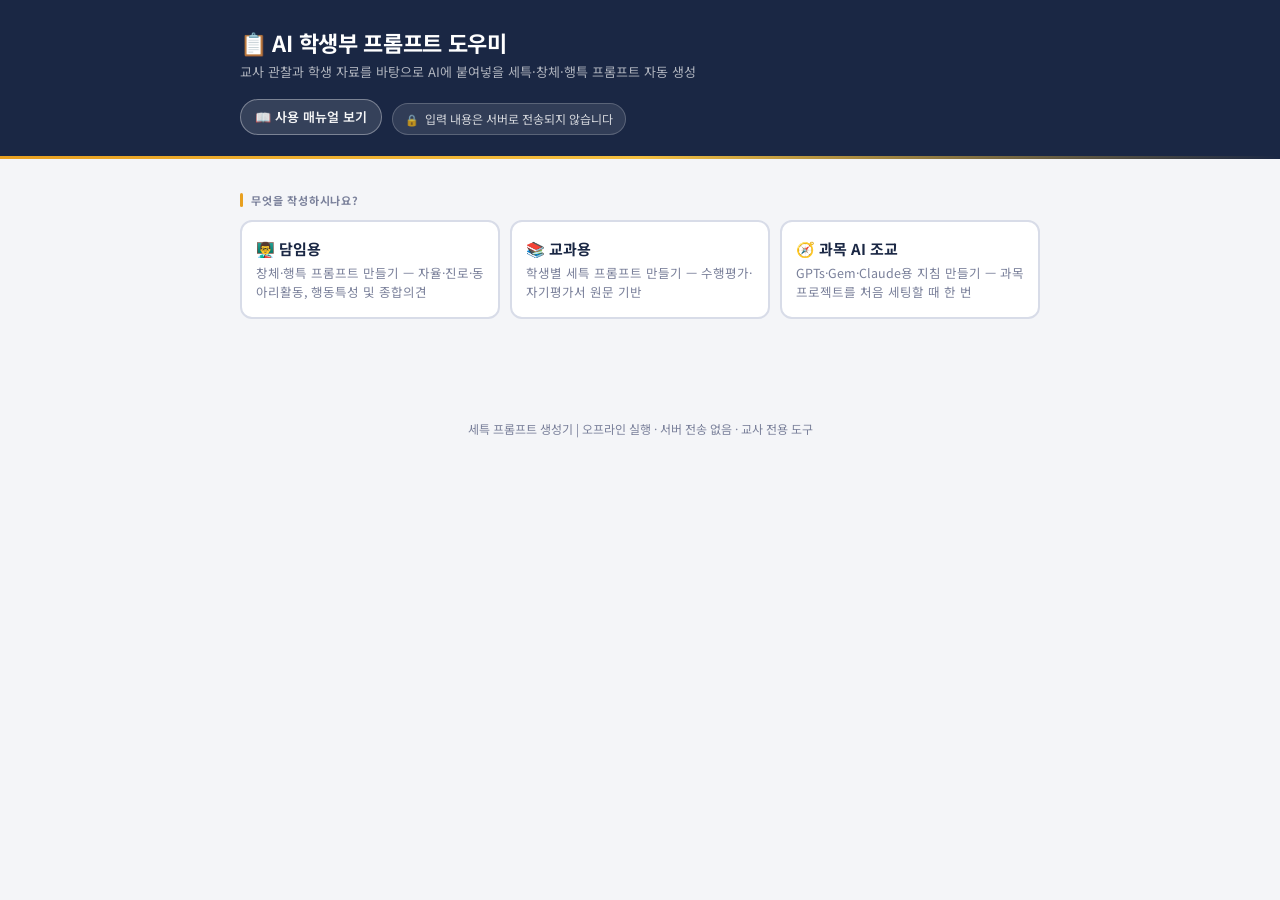
<file: index.html>
<!DOCTYPE html>
<html lang="ko">
<head>
  <meta charset="UTF-8">
  <meta name="viewport" content="width=device-width, initial-scale=1.0">
  <title>AI 학생부 프롬프트 도우미</title>
  <link rel="stylesheet" href="css/style.css">
</head>
<body>

<!-- ══════════════════════════════════════════════
     헤더
══════════════════════════════════════════════ -->
<header class="site-header">
  <div class="header-inner">
    <div>
      <div class="header-title">📋 AI 학생부 프롬프트 도우미</div>
      <div class="header-sub">교사 관찰과 학생 자료를 바탕으로 AI에 붙여넣을 세특·창체·행특 프롬프트 자동 생성</div>
    </div>
    <div style="display:flex;align-items:center;gap:10px;flex-wrap:wrap;">
      <a href="manual.html" target="_blank" class="btn-manual">📖 사용 매뉴얼 보기</a>
      <div class="privacy-badge">입력 내용은 서버로 전송되지 않습니다</div>
    </div>
  </div>
</header>

<div class="page-wrap">

  <!-- ══════════════════════════════════════════
       모드 스위처
  ══════════════════════════════════════════ -->
  <div class="section-label" style="margin-bottom:10px;">무엇을 작성하시나요?</div>
  <div class="mode-switch">
    <button type="button" class="mode-switch-btn" id="mode-btn-homeroom">
      <div class="ms-title">👨‍🏫 담임용</div>
      <div class="ms-desc">창체·행특 프롬프트 만들기 — 자율·진로·동아리활동, 행동특성 및 종합의견</div>
    </button>
    <button type="button" class="mode-switch-btn" id="mode-btn-subject">
      <div class="ms-title">📚 교과용</div>
      <div class="ms-desc">학생별 세특 프롬프트 만들기 — 수행평가·자기평가서 원문 기반</div>
    </button>
    <button type="button" class="mode-switch-btn" id="mode-btn-guide">
      <div class="ms-title">🧭 과목 AI 조교</div>
      <div class="ms-desc">GPTs·Gem·Claude용 지침 만들기 — 과목 프로젝트를 처음 세팅할 때 한 번</div>
    </button>
  </div>

  <div id="panel-subject" style="display:none;">

  <!-- ══════════════════════════════════════════
       1구역 — 기본 정보 입력
  ══════════════════════════════════════════ -->
  <section class="section-card" id="sec-basic">
    <div class="section-label">1구역 — 기본 정보</div>

    <div class="form-grid">

      <!-- 학년도 -->
      <div class="field">
        <label class="field-label" for="school-year">학년도 <span class="req">*</span></label>
        <select id="school-year">
          <option value="">선택</option>
          <option value="2024">2024학년도</option>
          <option value="2025">2025학년도</option>
          <option value="2026">2026학년도</option>
          <option value="2027">2027학년도</option>
        </select>
      </div>

      <!-- 학년 -->
      <div class="field">
        <label class="field-label" for="grade">학년 <span class="req">*</span></label>
        <select id="grade">
          <option value="">선택</option>
          <option value="1">고1</option>
          <option value="2">고2</option>
          <option value="3">고3</option>
        </select>
      </div>

      <!-- 교육과정 판단 결과 (전체 너비) -->
      <div class="full">
        <div id="curriculum-result"></div>
      </div>

      <!-- 교과명 -->
      <div class="field">
        <label class="field-label" for="subject-name">교과명 <span class="req">*</span></label>
        <input type="text" id="subject-name" placeholder="예) 심화국어, 미적분, 물리학Ⅱ">
        <div id="group-hint" class="field-hint"></div>
        <div class="field-error" id="err-subject-name"></div>
      </div>

      <!-- 학생 식별명 -->
      <div class="field">
        <label class="field-label" for="student-name">학생 식별명 <span style="font-weight:400;color:var(--text-muted)">(선택)</span></label>
        <input type="text" id="student-name" placeholder="예) 1번, 3반 15번, A학생 (비워두면 '학생'으로 표시됩니다)">
        <div class="field-hint">입력하면 실명보다 번호·약칭을 권장합니다. 외부 AI 서비스로 전송됩니다.</div>
        <div class="extract-suggest" id="name-suggest"></div>
        <div class="field-error" id="err-student-name"></div>
      </div>

      <!-- 더 입력할 내용 토글 -->
      <div class="field full">
        <button type="button" class="file-attach-btn" id="btn-toggle-more" style="border-radius:6px;">더 입력할 내용 ▾</button>
      </div>

      <div class="field full" id="subject-more-fields" style="display:none;">
        <div class="form-grid">

          <!-- 교과군: 교과명 입력 시 자동 결정되므로 화면에 노출하지 않음 -->
          <input type="hidden" id="subject-group" value="">
          <div class="field-hint" style="margin-top:-6px;">교과군은 교과명을 바탕으로 자동으로 판단되어 별도로 선택할 필요가 없습니다.</div>

          <!-- 학번 -->
          <div class="field">
            <label class="field-label" for="student-id">학번 <span style="font-weight:400;color:var(--text-muted)">(선택)</span></label>
            <input type="text" id="student-id" placeholder="예) 30419">
            <div class="extract-suggest" id="id-suggest"></div>
          </div>

          <!-- 프롬프트 강도 (전체 너비) -->
          <div class="field full">
            <label class="field-label">프롬프트 강도 <span class="req">*</span></label>
            <div class="radio-group">
              <div class="radio-option">
                <input type="radio" name="prompt-mode" id="mode-normal" value="사실중심">
                <label for="mode-normal">
                  <span class="radio-emoji">📝</span>
                  사실중심형
                </label>
              </div>
              <div class="radio-option">
                <input type="radio" name="prompt-mode" id="mode-hakjong" value="균형" checked>
                <label for="mode-hakjong">
                  <span class="radio-emoji">🎯</span>
                  균형형
                </label>
              </div>
              <div class="radio-option">
                <input type="radio" name="prompt-mode" id="mode-top" value="심화">
                <label for="mode-top">
                  <span class="radio-emoji">⭐</span>
                  심화형
                </label>
              </div>
            </div>
          </div>

          <!-- 다중 버전 출력 옵션 (전체 너비) -->
          <div class="field full">
            <label style="display:flex;align-items:center;gap:8px;font-weight:500;cursor:pointer;">
              <input type="checkbox" id="multi-version" style="width:auto;">
              500 / 700 / 1000바이트 3개 버전 모두 생성 (선택 — 기본은 700바이트 1개만 생성)
            </label>
          </div>

        </div>
      </div>

      <!-- 교사 관찰 메모 (전체 너비, 강조) -->
      <div class="field full observation-field">
        <label class="field-label" for="observation-text">교사 관찰 메모 <span class="priority-badge">선택 · 있으면 최우선 반영</span></label>
        <textarea id="observation-text" rows="3"
          placeholder="이 학생을 직접 보시면서 기억나는 장면이나 태도를 적어 주세요. (예: 모둠 토의에서 자료 출처를 다시 확인하자고 제안함) 비워두면 원문만으로 보수적으로 작성됩니다."></textarea>
        <select id="observation-example-select" style="margin-top:8px;">
          <option value="">💡 무엇을 써야 할지 막막하다면, 예시 문구를 선택해 추가하세요</option>
        </select>
        <div class="file-attach-row">
          <label class="file-attach-btn" for="observation-file">📎 docx·pdf 파일에서 불러오기</label>
          <input type="file" id="observation-file" accept=".docx,.pdf" style="display:none;">
          <span class="file-attach-status" id="observation-file-status"></span>
        </div>
      </div>

    </div><!-- /form-grid -->
  </section>


  <!-- ══════════════════════════════════════════
       2구역 — 원문 입력
  ══════════════════════════════════════════ -->
  <section class="section-card" id="sec-raw">
    <div class="section-label">2구역 — 수행평가·자기평가서 원문 입력</div>

    <!-- 텍스트 붙여넣기 -->
    <div class="field">
      <label class="field-label" for="raw-text">원문 붙여넣기 <span class="req">*</span></label>
      <textarea id="raw-text" rows="12"
        placeholder="수행평가지에서 학생 답변 부분을 복사하거나, 학생 자기평가서·소감문 등을 붙여넣으세요."></textarea>
      <div class="text-counter">
        <span id="char-count">0자</span>
        <span id="byte-count">약 0바이트</span>
        <span id="mode-display" class="mode-label"></span>
      </div>
      <div class="field-error" id="err-raw-text"></div>
    </div>

    <hr class="divider">

    <!-- docx 드래그앤드롭 -->
    <div class="field">
      <label class="field-label">또는 docx 파일로 불러오기</label>
      <div class="drop-zone" id="drop-zone" tabindex="0" role="button"
           aria-label="docx 파일 업로드 영역, 클릭하거나 파일을 끌어다 놓으세요">
        <span class="drop-zone-icon">📂</span>
        <strong>docx 파일을 드래그하거나 클릭하세요</strong><br>
        <span style="font-size:12px">.docx 형식만 지원 (doc·hwp·pdf 불가)</span>
        <input type="file" id="docx-input" accept=".docx">
      </div>

      <!-- docx 확인 체크박스 (GPT 보완 1) -->
      <div class="docx-confirm-box" id="docx-confirm-box">
        📋 docx에서 텍스트를 추출했습니다.<br>
        <small>표·체크박스·이미지 안의 글자는 누락될 수 있으니 원문 입력란을 한 번 확인해 주세요.</small>
        <label>
          <input type="checkbox" id="docx-checked">
          추출된 원문을 확인했습니다. (체크해야 생성 버튼이 활성화됩니다)
        </label>
      </div>
    </div>

  </section>


  <!-- 생성 버튼 (교과용) -->
  <button class="btn btn-primary" id="btn-generate" disabled>
    ✨ 세특 프롬프트 생성
  </button>

  </div><!-- /panel-subject -->

  <!-- ══════════════════════════════════════════
       담임용 패널 — 창체·행특
  ══════════════════════════════════════════ -->
  <div id="panel-homeroom" style="display:none;">

    <section class="section-card">
      <div class="section-label">1구역 — 작성 항목 및 학생 정보</div>
      <div class="form-grid">

        <div class="field full">
          <label class="field-label">작성 항목 <span class="req">*</span></label>
          <div class="radio-group">
            <div class="radio-option">
              <input type="radio" name="hr-item" id="hr-item-behavior" value="행동특성및종합의견">
              <label for="hr-item-behavior"><span class="radio-emoji">🧭</span>행동특성및종합의견</label>
            </div>
            <div class="radio-option">
              <input type="radio" name="hr-item" id="hr-item-autonomy" value="자율활동">
              <label for="hr-item-autonomy"><span class="radio-emoji">🏫</span>자율활동</label>
            </div>
            <div class="radio-option">
              <input type="radio" name="hr-item" id="hr-item-career" value="진로활동">
              <label for="hr-item-career"><span class="radio-emoji">🧭</span>진로활동</label>
            </div>
            <div class="radio-option">
              <input type="radio" name="hr-item" id="hr-item-club" value="동아리활동">
              <label for="hr-item-club"><span class="radio-emoji">🎨</span>동아리활동</label>
            </div>
          </div>
          <div class="field-error" id="err-hr-item"></div>
        </div>

        <div class="field">
          <label class="field-label" for="hr-student-name">학생 식별명 <span style="font-weight:400;color:var(--text-muted)">(선택)</span></label>
          <input type="text" id="hr-student-name" placeholder="예) 1번, 3반 15번 (비워두면 '학생'으로 표시됩니다)">
          <div class="field-error" id="err-hr-student-name"></div>
        </div>

        <div class="field">
          <label class="field-label" for="hr-student-id">학번 <span style="font-weight:400;color:var(--text-muted)">(선택)</span></label>
          <input type="text" id="hr-student-id" placeholder="예) 30419">
        </div>

        <div class="field full">
          <label class="field-label">목표 분량 <span class="req">*</span></label>
          <div class="radio-group">
            <div class="radio-option">
              <input type="radio" name="hr-length" id="hr-len-500" value="500">
              <label for="hr-len-500">500바이트</label>
            </div>
            <div class="radio-option">
              <input type="radio" name="hr-length" id="hr-len-700" value="700" checked>
              <label for="hr-len-700">700바이트</label>
            </div>
            <div class="radio-option">
              <input type="radio" name="hr-length" id="hr-len-1500" value="1500">
              <label for="hr-len-1500">1500바이트</label>
            </div>
          </div>
        </div>

      </div>
    </section>

    <section class="section-card">
      <div class="section-label">2구역 — 근거 자료</div>
      <div class="form-grid">

        <div class="field full observation-field">
          <label class="field-label" for="hr-observation">교사 관찰 메모 <span class="priority-badge">선택 · 있으면 최우선 반영</span></label>
          <textarea id="hr-observation" rows="4"
            placeholder="이 학생을 직접 보시면서 기억나는 장면이나 태도를 적어 주세요. (예: 학급 행사 준비 중 의견이 갈릴 때 절충안을 제시함)"></textarea>
          <select id="hr-observation-example-select" style="margin-top:8px;">
            <option value="">💡 먼저 위에서 작성 항목을 선택하면 예시 문구가 나타납니다</option>
          </select>
          <div class="file-attach-row">
            <label class="file-attach-btn" for="hr-observation-file">📎 docx·pdf 파일에서 불러오기</label>
            <input type="file" id="hr-observation-file" accept=".docx,.pdf" style="display:none;">
            <span class="file-attach-status" id="hr-observation-file-status"></span>
          </div>
        </div>

        <div class="field full">
          <label class="field-label" for="hr-material">학생 자료 (선택 — 자기평가서·상담자료·활동기록 등)</label>
          <textarea id="hr-material" rows="4"
            placeholder="학생이 작성한 자기평가서, 소감문, 활동 기록 등을 붙여넣으세요. 보조 근거로만 사용되며 그대로 옮겨지지 않습니다."></textarea>
          <div class="file-attach-row">
            <label class="file-attach-btn" for="hr-material-file">📎 docx·pdf 파일에서 불러오기</label>
            <input type="file" id="hr-material-file" accept=".docx,.pdf" style="display:none;">
            <span class="file-attach-status" id="hr-material-file-status"></span>
          </div>
        </div>

      </div>
    </section>

    <div class="alert-box error" id="hr-alert-error"></div>
    <div class="alert-box warning" id="hr-alert-warning"></div>

    <button class="btn btn-primary" id="btn-generate-homeroom" disabled>
      ✨ 창체·행특 프롬프트 생성
    </button>

  </div><!-- /panel-homeroom -->

  <!-- ══════════════════════════════════════════
       과목 AI 조교 패널 — 지침 생성
  ══════════════════════════════════════════ -->
  <div id="panel-guide" style="display:none;">

    <div class="tab-scope-notice">
      ℹ️ 이 탭은 학생별 세특을 바로 만드는 곳이 아닙니다. 교과별 GPTs·Gemini Gem·Claude Project를 <b>처음 만들 때 한 번</b> 사용하는 지침 생성 탭입니다.
      학생별 세특 작성은 <b>📚 교과용</b> 탭에서 진행하세요.
    </div>

    <section class="section-card">
      <div class="section-label">1구역 — 과목 정보</div>
      <div class="form-grid">

        <div class="field">
          <label class="field-label" for="guide-school-year">학년도 <span class="req">*</span></label>
          <select id="guide-school-year">
            <option value="">선택</option>
            <option value="2024">2024학년도</option>
            <option value="2025">2025학년도</option>
            <option value="2026">2026학년도</option>
            <option value="2027">2027학년도</option>
          </select>
        </div>

        <div class="field">
          <label class="field-label" for="guide-grade">학년 <span class="req">*</span></label>
          <select id="guide-grade">
            <option value="">선택</option>
            <option value="1">고1</option>
            <option value="2">고2</option>
            <option value="3">고3</option>
          </select>
        </div>

        <div class="full"><div id="guide-curriculum-result"></div></div>

        <div class="field">
          <label class="field-label" for="guide-subject-name">교과명 <span class="req">*</span></label>
          <input type="text" id="guide-subject-name" placeholder="예) 심화국어, 미적분, 물리학Ⅱ">
          <div id="guide-group-hint" class="field-hint"></div>
        </div>

        <div class="field">
          <label class="field-label" for="guide-school-name">학교명 <span style="font-weight:400;color:var(--text-muted)">(선택)</span></label>
          <input type="text" id="guide-school-name" placeholder="예) OO고등학교">
        </div>

        <div class="field full">
          <label class="field-label">사용할 AI <span class="req">*</span></label>
          <div class="platform-tabs" id="guide-platform-tabs">
            <button type="button" class="platform-btn active" data-platform="common">공통</button>
            <button type="button" class="platform-btn" data-platform="gpts">GPTs</button>
            <button type="button" class="platform-btn" data-platform="gem">Gemini Gem</button>
            <button type="button" class="platform-btn" data-platform="claude">Claude Project</button>
          </div>
        </div>

        <div class="field full">
          <button type="button" class="file-attach-btn" id="btn-toggle-guide-more" style="border-radius:6px;">더 입력할 내용 ▾</button>
        </div>

        <div class="field full" id="guide-more-fields" style="display:none;">
          <div class="form-grid">
            <div class="field">
              <label class="field-label" for="guide-task-name">수행평가명</label>
              <input type="text" id="guide-task-name" placeholder="예) 사회 문제 탐구 보고서">
            </div>
            <div class="field">
              <label class="field-label" for="guide-product-types">학생 산출물 유형</label>
              <input type="text" id="guide-product-types" placeholder="예) 보고서, 발표자료, 모둠활동지">
            </div>
            <div class="field full">
              <label class="field-label" for="guide-eval-elements">평가요소</label>
              <textarea id="guide-eval-elements" rows="2"></textarea>
            </div>
            <div class="field full">
              <label class="field-label" for="guide-standards">성취기준</label>
              <textarea id="guide-standards" rows="2"></textarea>
            </div>
            <div class="field full">
              <label class="field-label" for="guide-rubric">채점기준 또는 루브릭</label>
              <textarea id="guide-rubric" rows="2"></textarea>
            </div>
            <div class="field">
              <label class="field-label">목표 문체</label>
              <div class="radio-group">
                <div class="radio-option">
                  <input type="radio" name="guide-style" id="guide-style-fact" value="사실중심형">
                  <label for="guide-style-fact">사실중심형</label>
                </div>
                <div class="radio-option">
                  <input type="radio" name="guide-style" id="guide-style-balance" value="균형형" checked>
                  <label for="guide-style-balance">균형형</label>
                </div>
                <div class="radio-option">
                  <input type="radio" name="guide-style" id="guide-style-deep" value="심화형">
                  <label for="guide-style-deep">심화형</label>
                </div>
              </div>
            </div>
            <div class="field">
              <label class="field-label">기본 목표 분량</label>
              <div class="radio-group">
                <div class="radio-option">
                  <input type="radio" name="guide-length" id="guide-len-500" value="500">
                  <label for="guide-len-500">500바이트</label>
                </div>
                <div class="radio-option">
                  <input type="radio" name="guide-length" id="guide-len-700" value="700" checked>
                  <label for="guide-len-700">700바이트</label>
                </div>
                <div class="radio-option">
                  <input type="radio" name="guide-length" id="guide-len-1000" value="1000">
                  <label for="guide-len-1000">1000바이트</label>
                </div>
              </div>
            </div>
          </div>
        </div>

      </div>
    </section>

    <section class="section-card">
      <div class="section-label">2구역 — 평가계획서</div>
      <div class="field">
        <label class="field-label">평가계획서 파일 불러오기 <span style="font-weight:400;color:var(--text-muted)">(선택, docx·pdf)</span></label>
        <div class="file-attach-row">
          <label class="file-attach-btn" for="guide-plan-file">📎 docx·pdf 파일에서 불러오기</label>
          <input type="file" id="guide-plan-file" accept=".docx,.pdf" style="display:none;">
          <span class="file-attach-status" id="guide-plan-file-status"></span>
        </div>
        <div class="field-hint">이 파일은 서버로 전송되지 않고, 현재 브라우저에서만 읽습니다. PDF의 표·이미지·병합 셀은 일부 누락될 수 있으니 중요한 채점기준은 직접 확인해 주세요.</div>

        <div id="guide-plan-preview-wrap" style="display:none;margin-top:10px;">
          <label class="field-label">추출된 내용 미리보기</label>
          <textarea id="guide-plan-preview" rows="6"></textarea>
          <label style="display:flex;align-items:flex-start;gap:8px;font-weight:500;cursor:pointer;margin-top:8px;font-size:13px;">
            <input type="checkbox" id="guide-plan-checked" style="width:auto;margin-top:3px;">
            평가계획서에서 추출된 과목명, 수행평가명, 평가요소, 성취기준, 루브릭이 대체로 맞는지 확인했습니다.
          </label>
        </div>
      </div>
    </section>

    <div class="alert-box error" id="guide-alert-error"></div>
    <div class="alert-box warning" id="guide-alert-warning"></div>

    <button class="btn btn-primary" id="btn-generate-guide" disabled>
      ✨ 지침 만들기
    </button>

    <section class="section-card" id="guide-output-section" style="display:none;">
      <div class="section-label">생성 결과</div>
      <div class="field-hint" style="background:var(--amber-pale);border:1px solid var(--amber);border-radius:var(--radius);padding:10px 12px;margin-bottom:6px;color:var(--text);">
        💡 아래 내용은 세특 문장이 아니라, GPTs·Gemini Gem·Claude Project 등에 붙여넣을 <b>지침과 템플릿</b>입니다.
      </div>

      <div class="guide-block">
        <h3>A. 프로젝트용 마스터 지침</h3>
        <textarea class="guide-output-text" id="guide-out-master" readonly></textarea>
        <div class="btn-row"><button type="button" class="btn btn-amber" data-copy-target="guide-out-master">📋 복사</button></div>
      </div>

      <div class="guide-block">
        <h3>B. 평가계획서 요약 확인 프롬프트</h3>
        <textarea class="guide-output-text" id="guide-out-summary" readonly></textarea>
        <div class="btn-row"><button type="button" class="btn btn-amber" data-copy-target="guide-out-summary">📋 복사</button></div>
      </div>

      <div class="guide-block">
        <h3>C. 학생별 입력 템플릿</h3>
        <textarea class="guide-output-text" id="guide-out-template" readonly></textarea>
        <div class="btn-row"><button type="button" class="btn btn-amber" data-copy-target="guide-out-template">📋 복사</button></div>
      </div>

      <div class="guide-block">
        <h3>D. 학생별 입력 예시</h3>
        <textarea class="guide-output-text" id="guide-out-example" readonly></textarea>
        <div class="btn-row"><button type="button" class="btn btn-amber" data-copy-target="guide-out-example">📋 복사</button></div>
      </div>

      <div class="guide-block">
        <h3>E. 최종 점검 체크리스트</h3>
        <textarea class="guide-output-text" id="guide-out-checklist" readonly></textarea>
        <div class="btn-row"><button type="button" class="btn btn-amber" data-copy-target="guide-out-checklist">📋 복사</button></div>
      </div>

      <div class="btn-row" style="margin-top:20px;border-top:1px solid var(--border);padding-top:16px;">
        <button type="button" class="btn btn-secondary" id="btn-download-guide">💾 전체 저장 (txt)</button>
      </div>
    </section>

  </div><!-- /panel-guide -->

  <!-- ══════════════════════════════════════════
       3구역 — 자동 판단 결과 패널 (교과용 전용)
  ══════════════════════════════════════════ -->
  <div class="status-panel" id="status-panel"></div>

  <!-- 경고 / 오류 박스 (교과용) -->
  <div class="alert-box error"   id="alert-error"></div>
  <div class="alert-box warning" id="alert-warning"></div>


  <!-- ══════════════════════════════════════════
       4구역 — 생성 결과
  ══════════════════════════════════════════ -->
  <section class="section-card" id="output-section">
    <div class="section-label">4구역 — 생성 결과</div>
    <div class="field-hint" style="background:var(--amber-pale);border:1px solid var(--amber);border-radius:var(--radius);padding:10px 12px;margin-bottom:10px;color:var(--text);">
      💡 아래 내용은 세특 문장이 아니라, <b>ChatGPT·Claude·Gemini 등 AI 채팅창에 붙여넣을 프롬프트</b>입니다.
      복사한 뒤 AI 채팅창에 붙여넣고, AI가 만든 초안을 교사가 검토·수정해 사용하세요.
    </div>

    <textarea id="output-text" readonly></textarea>

    <div class="btn-row">
      <button class="btn btn-amber" id="btn-copy">📋 복사</button>
      <button class="btn btn-secondary" id="btn-download">💾 txt 다운로드</button>
      <button class="btn btn-danger" id="btn-reset">🔄 초기화</button>
    </div>
  </section>

</div><!-- /page-wrap -->

<!-- 복사 완료 토스트 -->
<div class="toast" id="toast">✅ 클립보드에 복사되었습니다</div>

<!-- 푸터 -->
<footer class="site-footer page-wrap">
  <p>세특 프롬프트 생성기 | 오프라인 실행 · 서버 전송 없음 · 교사 전용 도구</p>
</footer>

<!-- ── JS 로드 순서 (의존성 순) ─────────────── -->
<script src="lib/mammoth.min.js"></script>
<script src="lib/pdf.min.js"></script>
<script src="js/utils.js"></script>
<script src="js/curriculum.js"></script>
<script src="js/presets.js"></script>
<script src="js/presets-homeroom.js"></script>
<script src="js/presets-guide.js"></script>
<script src="js/extractor.js"></script>
<script src="js/validator.js"></script>
<script src="js/parser.js"></script>
<script src="js/prompt.js"></script>
<script src="js/prompt-homeroom.js"></script>
<script src="js/prompt-guide.js"></script>
<script src="js/app.js"></script>

</body>
</html>
</file>
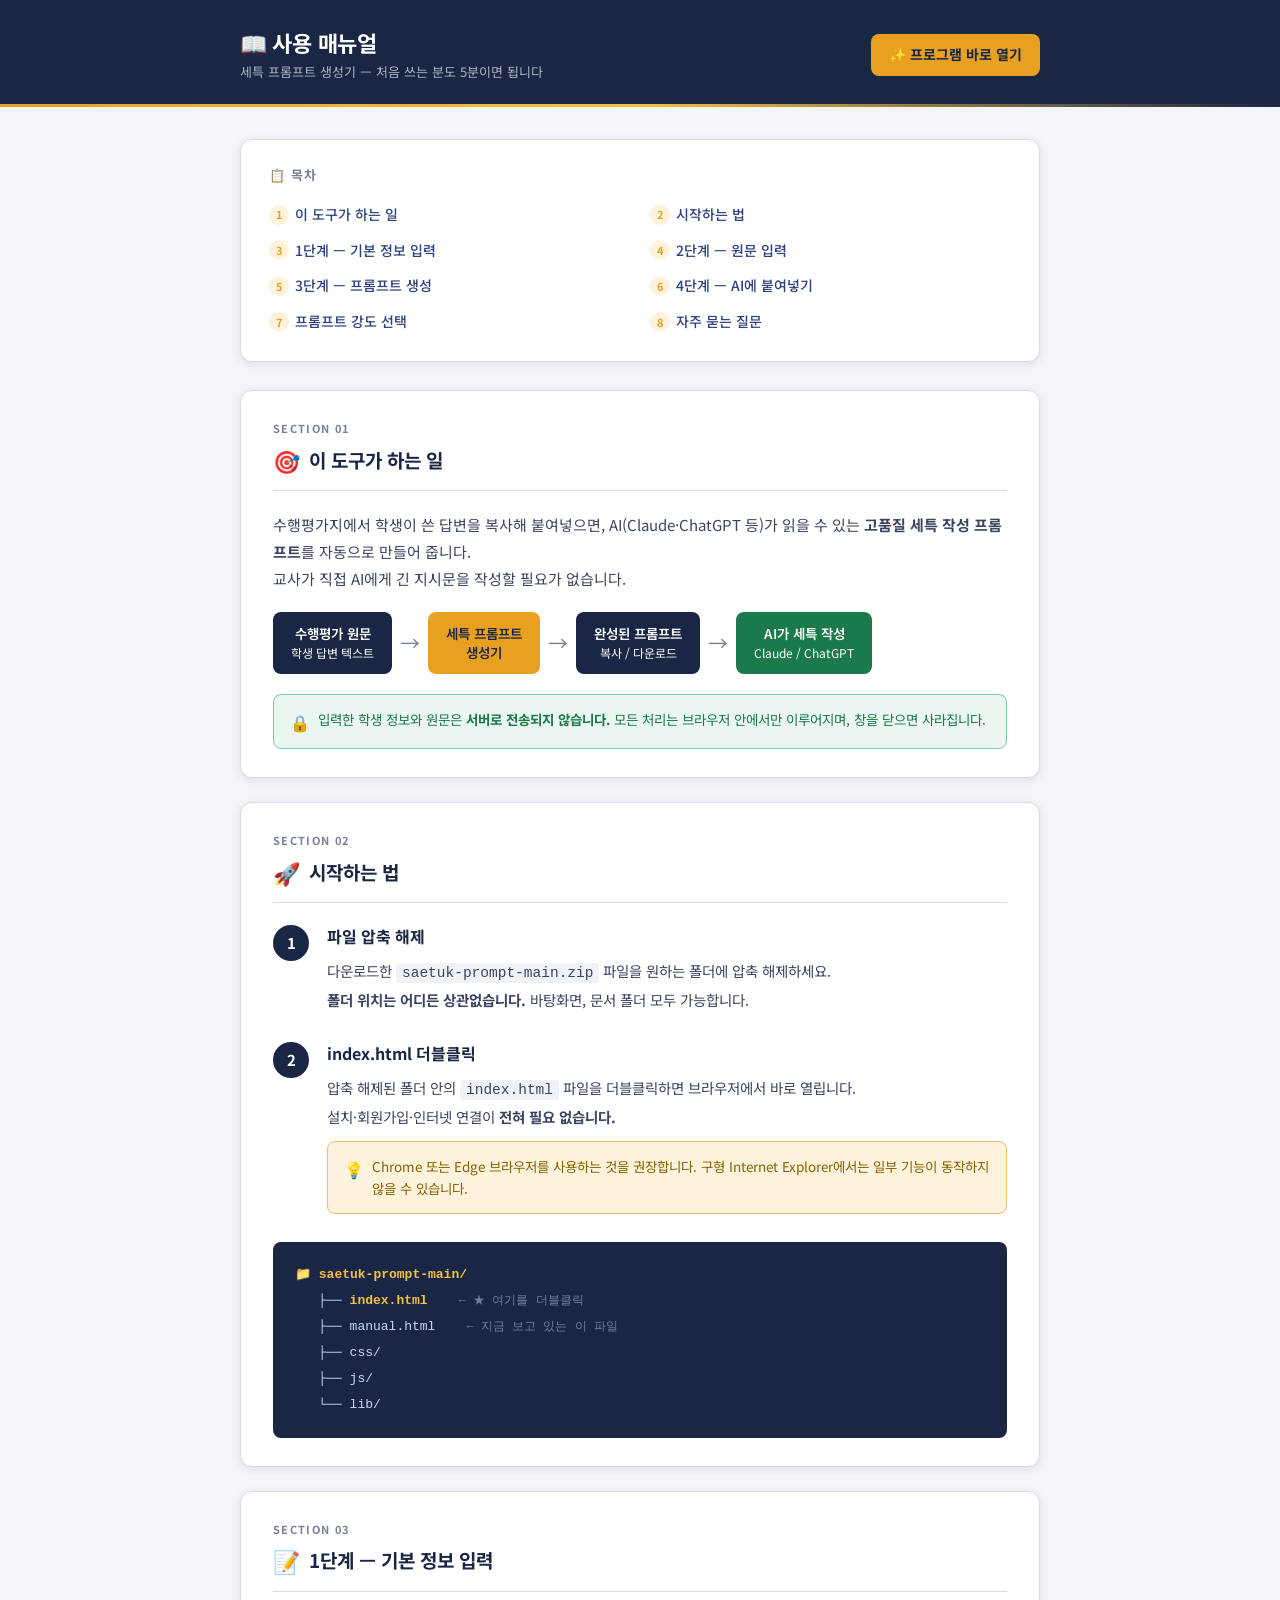
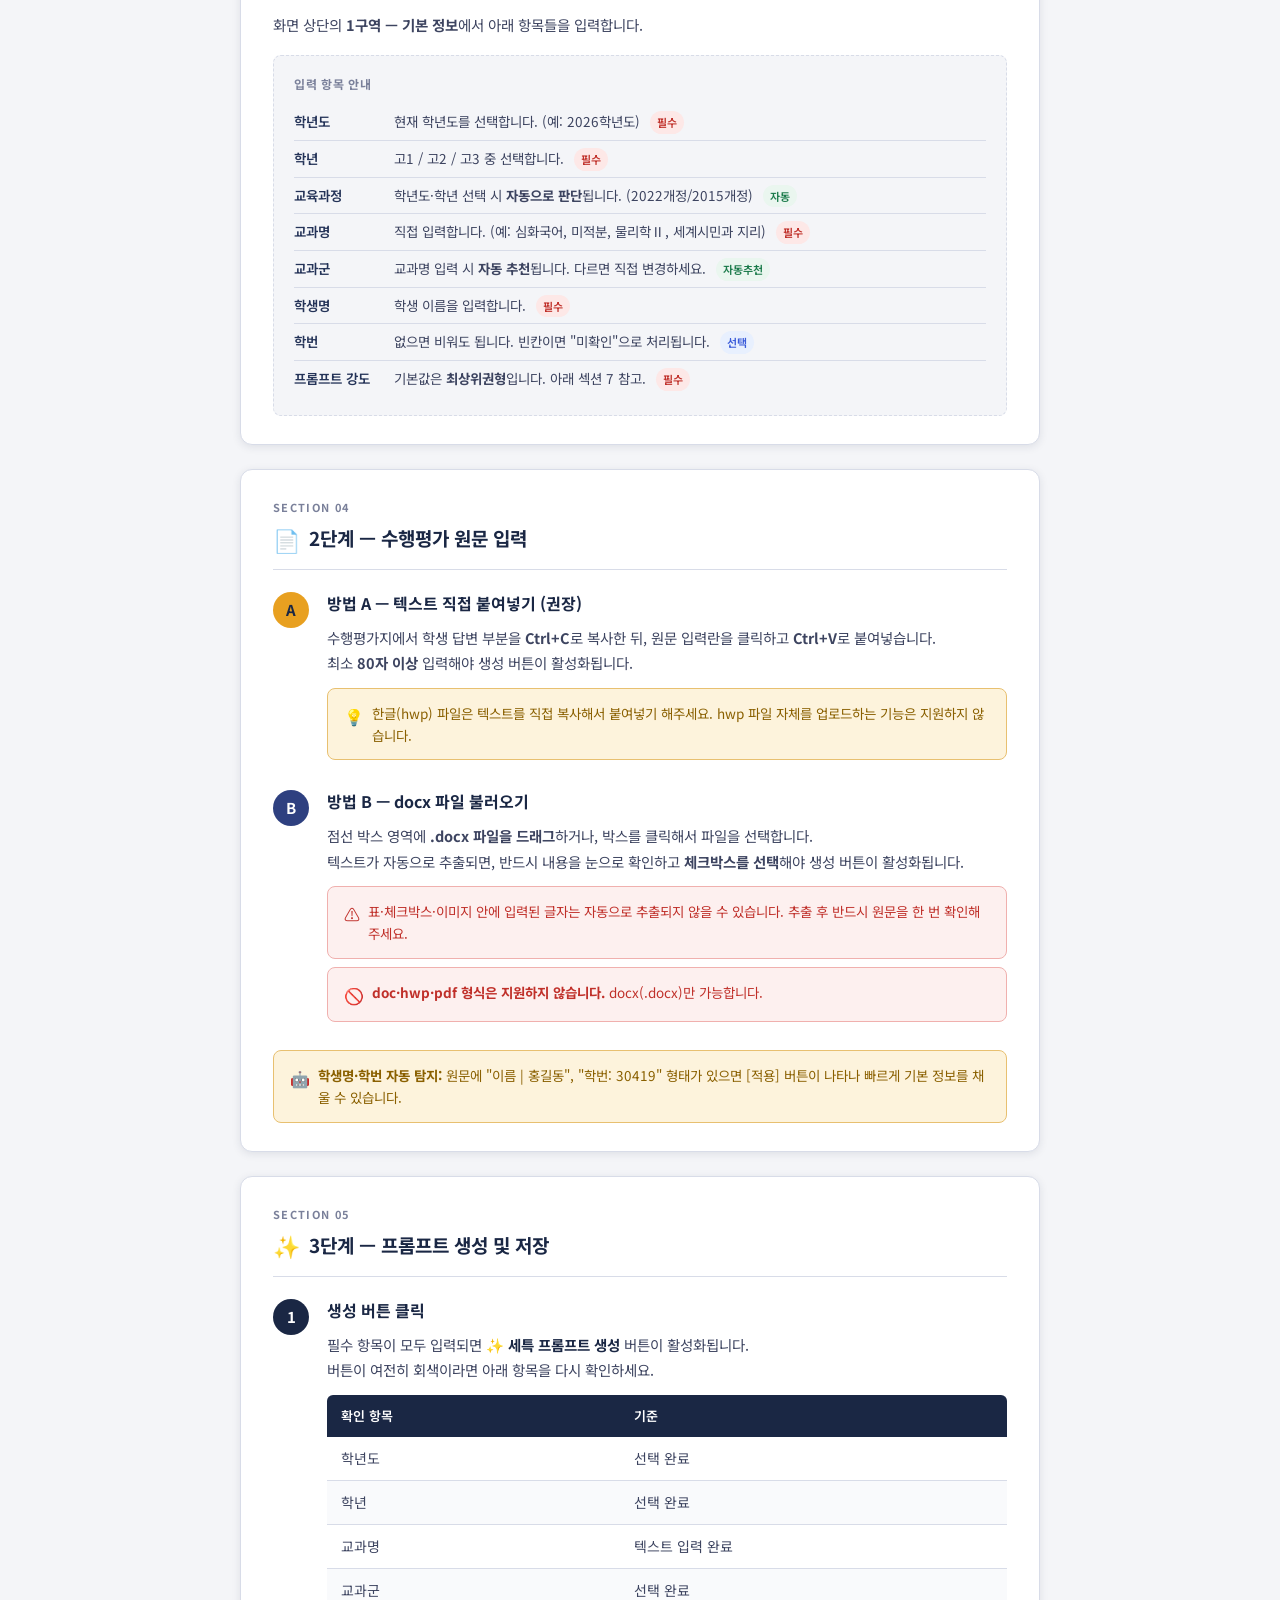
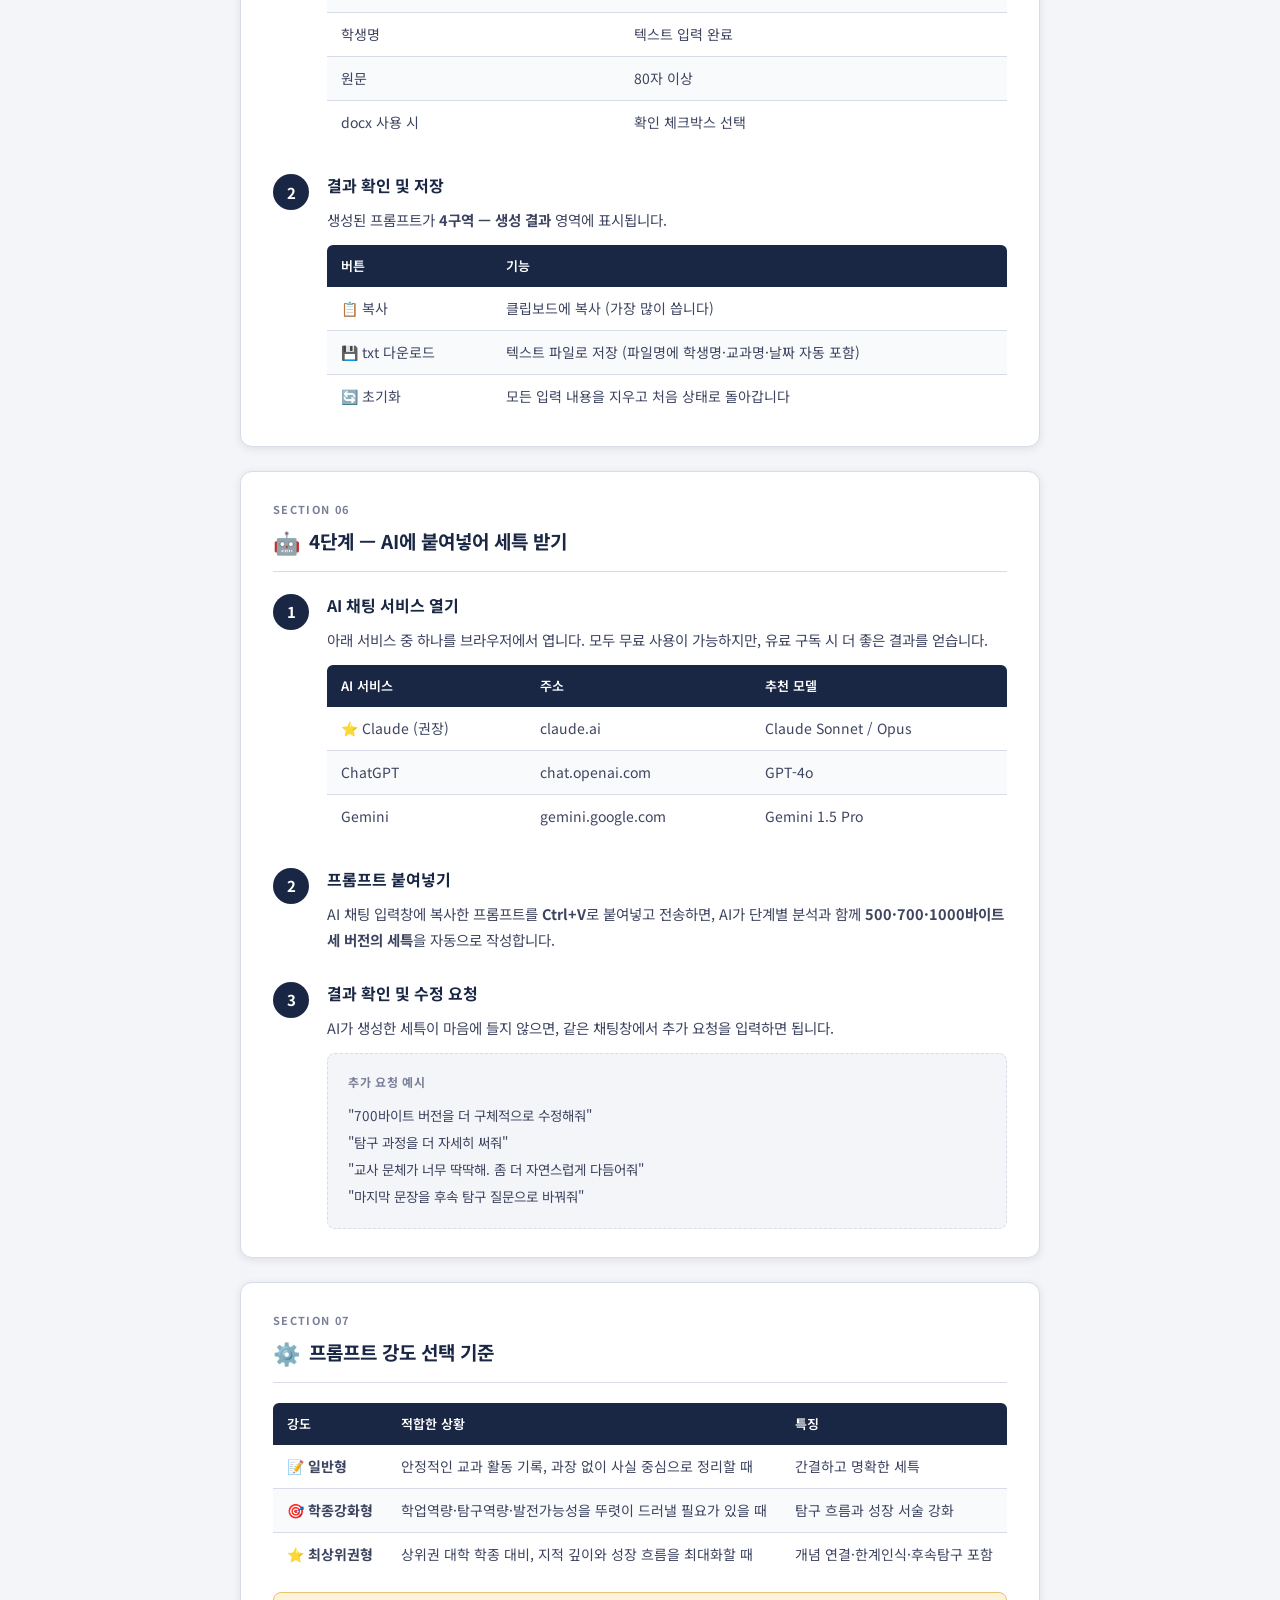
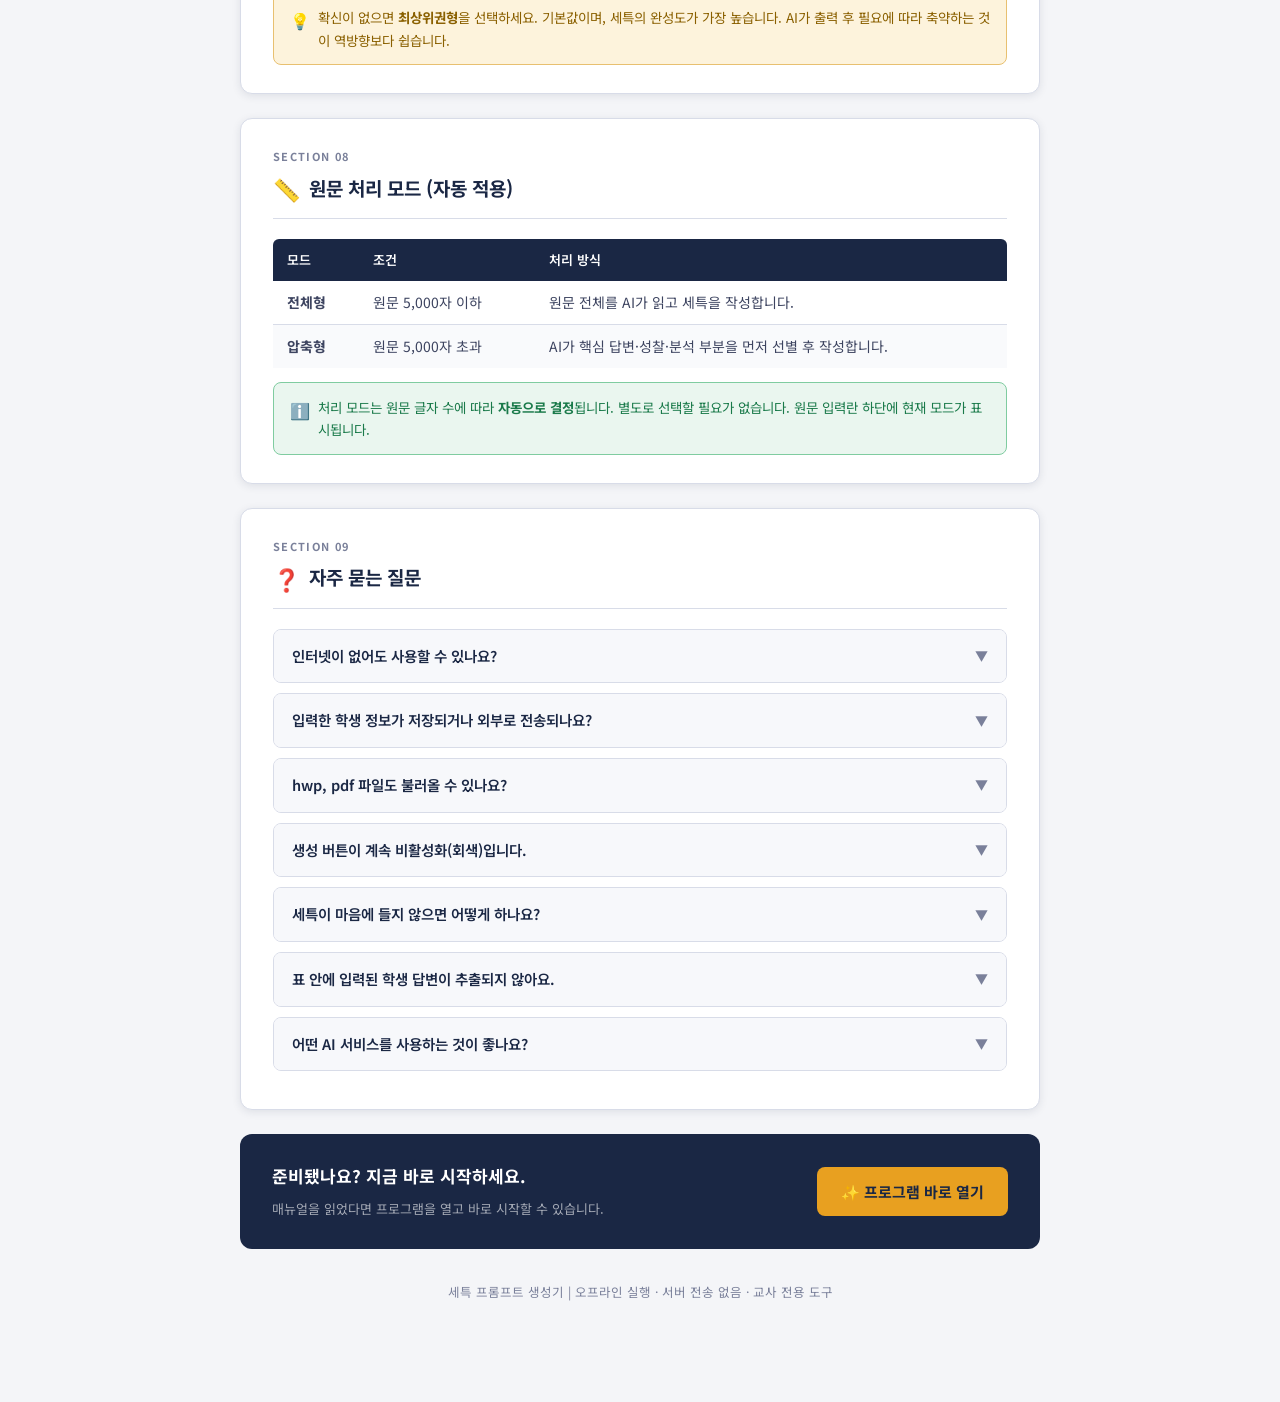
<file: manual.html>
<!DOCTYPE html>
<html lang="ko">
<head>
  <meta charset="UTF-8">
  <meta name="viewport" content="width=device-width, initial-scale=1.0">
  <title>사용 매뉴얼 — 세특 프롬프트 생성기</title>
  <link rel="stylesheet" href="css/style.css">
  <style>
    /* ── 매뉴얼 전용 스타일 ─────────────────────── */
    .manual-hero {
      background: var(--navy);
      color: #fff;
      padding: 28px 0 24px;
      margin-bottom: 32px;
      position: relative;
      overflow: hidden;
    }
    .manual-hero::after {
      content: '';
      position: absolute;
      bottom: 0; left: 0; right: 0;
      height: 3px;
      background: linear-gradient(90deg, var(--amber), var(--amber-light), transparent);
    }
    .manual-hero-inner {
      max-width: 840px;
      margin: 0 auto;
      padding: 0 20px;
      display: flex;
      align-items: flex-start;
      justify-content: space-between;
      gap: 16px;
      flex-wrap: wrap;
    }
    .manual-hero-title {
      font-size: 22px;
      font-weight: 700;
      letter-spacing: -.3px;
      line-height: 1.3;
    }
    .manual-hero-sub {
      font-size: 13px;
      color: rgba(255,255,255,.65);
      margin-top: 4px;
    }

    /* 프로그램 열기 버튼 (헤더 우측) */
    .btn-open-app {
      display: inline-flex;
      align-items: center;
      gap: 7px;
      background: var(--amber);
      color: var(--navy);
      font-weight: 700;
      font-size: 14px;
      padding: 9px 18px;
      border-radius: var(--radius);
      text-decoration: none;
      border: none;
      cursor: pointer;
      transition: background var(--transition), transform var(--transition);
      white-space: nowrap;
      align-self: center;
    }
    .btn-open-app:hover {
      background: var(--amber-light);
      transform: translateY(-1px);
    }

    /* 목차 */
    .toc-card {
      background: var(--surface);
      border: 1.5px solid var(--border);
      border-radius: var(--radius-lg);
      padding: 24px 28px;
      margin-bottom: 28px;
      box-shadow: var(--shadow);
    }
    .toc-title {
      font-size: 13px;
      font-weight: 700;
      text-transform: uppercase;
      letter-spacing: .08em;
      color: var(--text-muted);
      margin-bottom: 14px;
    }
    .toc-list {
      list-style: none;
      display: grid;
      grid-template-columns: 1fr 1fr;
      gap: 6px 20px;
    }
    .toc-list li a {
      color: var(--navy-light);
      text-decoration: none;
      font-size: 14px;
      font-weight: 500;
      display: flex;
      align-items: center;
      gap: 6px;
      padding: 3px 0;
      transition: color var(--transition);
    }
    .toc-list li a:hover { color: var(--amber); }
    .toc-list li a .toc-num {
      display: inline-flex;
      align-items: center;
      justify-content: center;
      width: 20px; height: 20px;
      background: var(--amber-pale);
      color: var(--amber);
      font-size: 11px;
      font-weight: 700;
      border-radius: 50%;
      flex-shrink: 0;
    }

    /* 섹션 카드 (재사용) */
    .m-section {
      background: var(--surface);
      border: 1.5px solid var(--border);
      border-radius: var(--radius-lg);
      padding: 28px 32px;
      margin-bottom: 24px;
      box-shadow: var(--shadow);
      scroll-margin-top: 20px;
    }
    .m-section-label {
      font-size: 11px;
      font-weight: 700;
      letter-spacing: .12em;
      text-transform: uppercase;
      color: var(--text-muted);
      margin-bottom: 6px;
    }
    .m-section-title {
      font-size: 19px;
      font-weight: 700;
      color: var(--navy);
      margin-bottom: 20px;
      padding-bottom: 14px;
      border-bottom: 1.5px solid var(--border);
      display: flex;
      align-items: center;
      gap: 9px;
    }
    .m-section-title .icon {
      font-size: 22px;
      line-height: 1;
    }

    /* 단계 블록 */
    .step-block {
      display: flex;
      gap: 18px;
      margin-bottom: 28px;
    }
    .step-block:last-child { margin-bottom: 0; }
    .step-num {
      flex-shrink: 0;
      width: 36px; height: 36px;
      background: var(--navy);
      color: #fff;
      font-size: 15px;
      font-weight: 700;
      border-radius: 50%;
      display: flex;
      align-items: center;
      justify-content: center;
      margin-top: 2px;
    }
    .step-content { flex: 1; }
    .step-title {
      font-size: 16px;
      font-weight: 700;
      color: var(--navy);
      margin-bottom: 8px;
    }
    .step-desc {
      font-size: 14.5px;
      color: var(--text-mid);
      line-height: 1.75;
    }

    /* 팁 박스 */
    .tip-box {
      background: var(--amber-pale);
      border: 1.5px solid #e8c070;
      border-radius: var(--radius);
      padding: 13px 16px;
      font-size: 13.5px;
      color: var(--warn);
      margin-top: 12px;
      display: flex;
      gap: 8px;
      align-items: flex-start;
      line-height: 1.65;
    }
    .tip-box .tip-icon { flex-shrink: 0; font-size: 16px; margin-top: 1px; }

    /* 경고 박스 */
    .warn-box {
      background: var(--red-bg);
      border: 1.5px solid #f0b0ae;
      border-radius: var(--radius);
      padding: 13px 16px;
      font-size: 13.5px;
      color: var(--red);
      margin-top: 12px;
      display: flex;
      gap: 8px;
      align-items: flex-start;
      line-height: 1.65;
    }
    .warn-box .warn-icon { flex-shrink: 0; font-size: 16px; margin-top: 1px; }

    /* 정보 박스 */
    .info-box {
      background: var(--green-bg);
      border: 1.5px solid #7fcca0;
      border-radius: var(--radius);
      padding: 13px 16px;
      font-size: 13.5px;
      color: var(--green);
      margin-top: 12px;
      display: flex;
      gap: 8px;
      align-items: flex-start;
      line-height: 1.65;
    }
    .info-box .info-icon { flex-shrink: 0; font-size: 16px; margin-top: 1px; }

    /* 테이블 */
    .m-table {
      width: 100%;
      border-collapse: collapse;
      font-size: 14px;
      margin-top: 14px;
    }
    .m-table th {
      background: var(--navy);
      color: #fff;
      padding: 10px 14px;
      text-align: left;
      font-weight: 600;
      font-size: 13px;
    }
    .m-table th:first-child { border-radius: 6px 0 0 0; }
    .m-table th:last-child  { border-radius: 0 6px 0 0; }
    .m-table td {
      padding: 10px 14px;
      border-bottom: 1px solid var(--border);
      color: var(--text-mid);
      vertical-align: top;
      line-height: 1.65;
    }
    .m-table tr:last-child td { border-bottom: none; }
    .m-table tr:nth-child(even) td { background: #f9fafc; }

    /* 스크린샷 대체 — 필드 미리보기 박스 */
    .field-preview {
      background: var(--bg);
      border: 1.5px dashed var(--border);
      border-radius: var(--radius);
      padding: 18px 20px;
      margin-top: 14px;
    }
    .fp-label {
      font-size: 12px;
      font-weight: 700;
      color: var(--text-muted);
      letter-spacing: .06em;
      margin-bottom: 10px;
      text-transform: uppercase;
    }
    .fp-item {
      display: flex;
      align-items: baseline;
      gap: 10px;
      padding: 6px 0;
      border-bottom: 1px solid var(--border);
      font-size: 13.5px;
    }
    .fp-item:last-child { border-bottom: none; }
    .fp-key {
      min-width: 90px;
      font-weight: 600;
      color: var(--navy-mid);
      flex-shrink: 0;
    }
    .fp-val { color: var(--text-mid); }
    .fp-badge {
      font-size: 11px;
      padding: 2px 7px;
      border-radius: 20px;
      font-weight: 600;
    }
    .badge-req { background: #fde8e7; color: var(--red); }
    .badge-opt { background: #e8f0fe; color: #3a5bd9; }
    .badge-auto { background: var(--green-bg); color: var(--green); }

    /* FAQ */
    .faq-item {
      border: 1.5px solid var(--border);
      border-radius: var(--radius);
      margin-bottom: 10px;
      overflow: hidden;
    }
    .faq-q {
      padding: 14px 18px;
      background: #f7f8fb;
      font-weight: 600;
      font-size: 14.5px;
      color: var(--navy);
      cursor: pointer;
      display: flex;
      justify-content: space-between;
      align-items: center;
      gap: 12px;
      user-select: none;
      transition: background var(--transition);
    }
    .faq-q:hover { background: #eff1f7; }
    .faq-q .faq-arrow {
      font-size: 13px;
      color: var(--text-muted);
      transition: transform .2s ease;
      flex-shrink: 0;
    }
    .faq-q.open .faq-arrow { transform: rotate(180deg); }
    .faq-a {
      display: none;
      padding: 14px 18px;
      font-size: 14px;
      color: var(--text-mid);
      line-height: 1.75;
      border-top: 1px solid var(--border);
    }
    .faq-a.open { display: block; }

    /* 흐름도 */
    .flow-row {
      display: flex;
      align-items: center;
      gap: 0;
      margin: 20px 0;
      flex-wrap: wrap;
      gap: 0;
    }
    .flow-box {
      background: var(--navy);
      color: #fff;
      padding: 12px 18px;
      border-radius: var(--radius);
      font-size: 13.5px;
      font-weight: 600;
      text-align: center;
      min-width: 110px;
      line-height: 1.4;
    }
    .flow-box.amber {
      background: var(--amber);
      color: var(--navy);
    }
    .flow-box.green {
      background: var(--green);
      color: #fff;
    }
    .flow-arrow {
      color: var(--text-muted);
      font-size: 20px;
      padding: 0 8px;
      flex-shrink: 0;
    }

    /* 파일 구조 */
    .file-tree {
      background: var(--navy);
      color: #c8d8f8;
      border-radius: var(--radius);
      padding: 20px 22px;
      font-family: var(--mono);
      font-size: 13px;
      line-height: 2;
      margin-top: 14px;
    }
    .file-tree .ft-main { color: var(--amber-light); font-weight: 700; }
    .file-tree .ft-note { color: rgba(200,216,248,.5); font-size: 12px; }

    /* 하단 CTA */
    .cta-bar {
      background: var(--navy);
      border-radius: var(--radius-lg);
      padding: 28px 32px;
      display: flex;
      align-items: center;
      justify-content: space-between;
      gap: 20px;
      margin-bottom: 8px;
      flex-wrap: wrap;
    }
    .cta-text { color: #fff; }
    .cta-text strong { display: block; font-size: 17px; margin-bottom: 4px; }
    .cta-text span { font-size: 13px; color: rgba(255,255,255,.6); }
    .btn-cta {
      display: inline-flex;
      align-items: center;
      gap: 8px;
      background: var(--amber);
      color: var(--navy);
      font-weight: 700;
      font-size: 15px;
      padding: 12px 24px;
      border-radius: var(--radius);
      text-decoration: none;
      white-space: nowrap;
      transition: background var(--transition), transform var(--transition);
    }
    .btn-cta:hover {
      background: var(--amber-light);
      transform: translateY(-2px);
    }

    /* 푸터 */
    .manual-footer {
      text-align: center;
      font-size: 12.5px;
      color: var(--text-muted);
      padding: 24px 0 40px;
    }

    /* 반응형 */
    @media (max-width: 600px) {
      .toc-list { grid-template-columns: 1fr; }
      .m-section { padding: 20px 18px; }
      .flow-row { flex-direction: column; align-items: flex-start; }
      .flow-arrow { transform: rotate(90deg); padding: 4px 0; }
      .cta-bar { flex-direction: column; align-items: flex-start; }
    }
  </style>
</head>
<body>

<!-- ── 헤더 ──────────────────────────────────────── -->
<header class="manual-hero">
  <div class="manual-hero-inner">
    <div>
      <div class="manual-hero-title">📖 사용 매뉴얼</div>
      <div class="manual-hero-sub">세특 프롬프트 생성기 — 처음 쓰는 분도 5분이면 됩니다</div>
    </div>
    <a href="index.html" target="_blank" class="btn-open-app">
      ✨ 프로그램 바로 열기
    </a>
  </div>
</header>

<div class="page-wrap">

  <!-- ── 목차 ────────────────────────────────────── -->
  <div class="toc-card">
    <div class="toc-title">📋 목차</div>
    <ul class="toc-list">
      <li><a href="#sec-intro"><span class="toc-num">1</span>이 도구가 하는 일</a></li>
      <li><a href="#sec-start"><span class="toc-num">2</span>시작하는 법</a></li>
      <li><a href="#sec-step1"><span class="toc-num">3</span>1단계 — 기본 정보 입력</a></li>
      <li><a href="#sec-step2"><span class="toc-num">4</span>2단계 — 원문 입력</a></li>
      <li><a href="#sec-step3"><span class="toc-num">5</span>3단계 — 프롬프트 생성</a></li>
      <li><a href="#sec-step4"><span class="toc-num">6</span>4단계 — AI에 붙여넣기</a></li>
      <li><a href="#sec-mode"><span class="toc-num">7</span>프롬프트 강도 선택</a></li>
      <li><a href="#sec-faq"><span class="toc-num">8</span>자주 묻는 질문</a></li>
    </ul>
  </div>


  <!-- ── 1. 이 도구가 하는 일 ─────────────────────── -->
  <section class="m-section" id="sec-intro">
    <div class="m-section-label">Section 01</div>
    <div class="m-section-title"><span class="icon">🎯</span>이 도구가 하는 일</div>

    <p style="font-size:15px;color:var(--text-mid);line-height:1.8;margin-bottom:16px;">
      수행평가지에서 학생이 쓴 답변을 복사해 붙여넣으면, AI(Claude·ChatGPT 등)가 읽을 수 있는
      <strong>고품질 세특 작성 프롬프트</strong>를 자동으로 만들어 줍니다.<br>
      교사가 직접 AI에게 긴 지시문을 작성할 필요가 없습니다.
    </p>

    <div class="flow-row">
      <div class="flow-box">수행평가 원문<br><small style="font-weight:400;font-size:12px">학생 답변 텍스트</small></div>
      <div class="flow-arrow">→</div>
      <div class="flow-box amber">세특 프롬프트<br>생성기</div>
      <div class="flow-arrow">→</div>
      <div class="flow-box">완성된 프롬프트<br><small style="font-weight:400;font-size:12px">복사 / 다운로드</small></div>
      <div class="flow-arrow">→</div>
      <div class="flow-box green">AI가 세특 작성<br><small style="font-weight:400;font-size:12px">Claude / ChatGPT</small></div>
    </div>

    <div class="info-box">
      <span class="info-icon">🔒</span>
      <span>입력한 학생 정보와 원문은 <strong>서버로 전송되지 않습니다.</strong> 모든 처리는 브라우저 안에서만 이루어지며, 창을 닫으면 사라집니다.</span>
    </div>
  </section>


  <!-- ── 2. 시작하는 법 ────────────────────────────── -->
  <section class="m-section" id="sec-start">
    <div class="m-section-label">Section 02</div>
    <div class="m-section-title"><span class="icon">🚀</span>시작하는 법</div>

    <div class="step-block">
      <div class="step-num">1</div>
      <div class="step-content">
        <div class="step-title">파일 압축 해제</div>
        <div class="step-desc">
          다운로드한 <code style="background:#f0f2f8;padding:2px 6px;border-radius:4px;font-family:var(--mono)">saetuk-prompt-main.zip</code> 파일을
          원하는 폴더에 압축 해제하세요.<br>
          <strong>폴더 위치는 어디든 상관없습니다.</strong> 바탕화면, 문서 폴더 모두 가능합니다.
        </div>
      </div>
    </div>

    <div class="step-block">
      <div class="step-num">2</div>
      <div class="step-content">
        <div class="step-title">index.html 더블클릭</div>
        <div class="step-desc">
          압축 해제된 폴더 안의 <code style="background:#f0f2f8;padding:2px 6px;border-radius:4px;font-family:var(--mono)">index.html</code> 파일을 더블클릭하면
          브라우저에서 바로 열립니다.<br>
          설치·회원가입·인터넷 연결이 <strong>전혀 필요 없습니다.</strong>
        </div>
        <div class="tip-box">
          <span class="tip-icon">💡</span>
          <span>Chrome 또는 Edge 브라우저를 사용하는 것을 권장합니다. 구형 Internet Explorer에서는 일부 기능이 동작하지 않을 수 있습니다.</span>
        </div>
      </div>
    </div>

    <div class="file-tree">
      <span class="ft-main">📁 saetuk-prompt-main/</span><br>
      &nbsp;&nbsp;&nbsp;├── <span class="ft-main">index.html</span> &nbsp;&nbsp;&nbsp;<span class="ft-note">← ★ 여기를 더블클릭</span><br>
      &nbsp;&nbsp;&nbsp;├── manual.html &nbsp;&nbsp;&nbsp;<span class="ft-note">← 지금 보고 있는 이 파일</span><br>
      &nbsp;&nbsp;&nbsp;├── css/<br>
      &nbsp;&nbsp;&nbsp;├── js/<br>
      &nbsp;&nbsp;&nbsp;└── lib/
    </div>
  </section>


  <!-- ── 3. 1단계 ──────────────────────────────────── -->
  <section class="m-section" id="sec-step1">
    <div class="m-section-label">Section 03</div>
    <div class="m-section-title"><span class="icon">📝</span>1단계 — 기본 정보 입력</div>

    <p style="font-size:14.5px;color:var(--text-mid);line-height:1.75;margin-bottom:18px;">
      화면 상단의 <strong>1구역 — 기본 정보</strong>에서 아래 항목들을 입력합니다.
    </p>

    <div class="field-preview">
      <div class="fp-label">입력 항목 안내</div>

      <div class="fp-item">
        <span class="fp-key">학년도</span>
        <span class="fp-val">현재 학년도를 선택합니다. (예: 2026학년도)</span>
        <span class="fp-badge badge-req">필수</span>
      </div>
      <div class="fp-item">
        <span class="fp-key">학년</span>
        <span class="fp-val">고1 / 고2 / 고3 중 선택합니다.</span>
        <span class="fp-badge badge-req">필수</span>
      </div>
      <div class="fp-item">
        <span class="fp-key">교육과정</span>
        <span class="fp-val">학년도·학년 선택 시 <strong>자동으로 판단</strong>됩니다. (2022개정/2015개정)</span>
        <span class="fp-badge badge-auto">자동</span>
      </div>
      <div class="fp-item">
        <span class="fp-key">교과명</span>
        <span class="fp-val">직접 입력합니다. (예: 심화국어, 미적분, 물리학Ⅱ, 세계시민과 지리)</span>
        <span class="fp-badge badge-req">필수</span>
      </div>
      <div class="fp-item">
        <span class="fp-key">교과군</span>
        <span class="fp-val">교과명 입력 시 <strong>자동 추천</strong>됩니다. 다르면 직접 변경하세요.</span>
        <span class="fp-badge badge-auto">자동추천</span>
      </div>
      <div class="fp-item">
        <span class="fp-key">학생명</span>
        <span class="fp-val">학생 이름을 입력합니다.</span>
        <span class="fp-badge badge-req">필수</span>
      </div>
      <div class="fp-item">
        <span class="fp-key">학번</span>
        <span class="fp-val">없으면 비워도 됩니다. 빈칸이면 "미확인"으로 처리됩니다.</span>
        <span class="fp-badge badge-opt">선택</span>
      </div>
      <div class="fp-item">
        <span class="fp-key">프롬프트 강도</span>
        <span class="fp-val">기본값은 <strong>최상위권형</strong>입니다. 아래 섹션 7 참고.</span>
        <span class="fp-badge badge-req">필수</span>
      </div>
    </div>
  </section>


  <!-- ── 4. 2단계 ──────────────────────────────────── -->
  <section class="m-section" id="sec-step2">
    <div class="m-section-label">Section 04</div>
    <div class="m-section-title"><span class="icon">📄</span>2단계 — 수행평가 원문 입력</div>

    <div class="step-block">
      <div class="step-num" style="background:var(--amber);color:var(--navy)">A</div>
      <div class="step-content">
        <div class="step-title">방법 A — 텍스트 직접 붙여넣기 (권장)</div>
        <div class="step-desc">
          수행평가지에서 학생 답변 부분을 <strong>Ctrl+C</strong>로 복사한 뒤,
          원문 입력란을 클릭하고 <strong>Ctrl+V</strong>로 붙여넣습니다.<br>
          최소 <strong>80자 이상</strong> 입력해야 생성 버튼이 활성화됩니다.
        </div>
        <div class="tip-box">
          <span class="tip-icon">💡</span>
          <span>한글(hwp) 파일은 텍스트를 직접 복사해서 붙여넣기 해주세요. hwp 파일 자체를 업로드하는 기능은 지원하지 않습니다.</span>
        </div>
      </div>
    </div>

    <div class="step-block">
      <div class="step-num" style="background:var(--navy-light);color:#fff">B</div>
      <div class="step-content">
        <div class="step-title">방법 B — docx 파일 불러오기</div>
        <div class="step-desc">
          점선 박스 영역에 <strong>.docx 파일을 드래그</strong>하거나, 박스를 클릭해서 파일을 선택합니다.<br>
          텍스트가 자동으로 추출되면, 반드시 내용을 눈으로 확인하고 <strong>체크박스를 선택</strong>해야 생성 버튼이 활성화됩니다.
        </div>
        <div class="warn-box">
          <span class="warn-icon">⚠️</span>
          <span>표·체크박스·이미지 안에 입력된 글자는 자동으로 추출되지 않을 수 있습니다. 추출 후 반드시 원문을 한 번 확인해 주세요.</span>
        </div>
        <div class="warn-box" style="margin-top:8px;">
          <span class="warn-icon">🚫</span>
          <span><strong>doc·hwp·pdf 형식은 지원하지 않습니다.</strong> docx(.docx)만 가능합니다.</span>
        </div>
      </div>
    </div>

    <div class="tip-box" style="margin-top:4px;">
      <span class="tip-icon">🤖</span>
      <span><strong>학생명·학번 자동 탐지:</strong> 원문에 "이름 | 홍길동", "학번: 30419" 형태가 있으면 [적용] 버튼이 나타나 빠르게 기본 정보를 채울 수 있습니다.</span>
    </div>
  </section>


  <!-- ── 5. 3단계 ──────────────────────────────────── -->
  <section class="m-section" id="sec-step3">
    <div class="m-section-label">Section 05</div>
    <div class="m-section-title"><span class="icon">✨</span>3단계 — 프롬프트 생성 및 저장</div>

    <div class="step-block">
      <div class="step-num">1</div>
      <div class="step-content">
        <div class="step-title">생성 버튼 클릭</div>
        <div class="step-desc">
          필수 항목이 모두 입력되면 <strong style="color:var(--navy)">✨ 세특 프롬프트 생성</strong> 버튼이 활성화됩니다.<br>
          버튼이 여전히 회색이라면 아래 항목을 다시 확인하세요.
        </div>
        <table class="m-table" style="margin-top:12px;">
          <thead>
            <tr><th>확인 항목</th><th>기준</th></tr>
          </thead>
          <tbody>
            <tr><td>학년도</td><td>선택 완료</td></tr>
            <tr><td>학년</td><td>선택 완료</td></tr>
            <tr><td>교과명</td><td>텍스트 입력 완료</td></tr>
            <tr><td>교과군</td><td>선택 완료</td></tr>
            <tr><td>학생명</td><td>텍스트 입력 완료</td></tr>
            <tr><td>원문</td><td>80자 이상</td></tr>
            <tr><td>docx 사용 시</td><td>확인 체크박스 선택</td></tr>
          </tbody>
        </table>
      </div>
    </div>

    <div class="step-block">
      <div class="step-num">2</div>
      <div class="step-content">
        <div class="step-title">결과 확인 및 저장</div>
        <div class="step-desc">
          생성된 프롬프트가 <strong>4구역 — 생성 결과</strong> 영역에 표시됩니다.
        </div>
        <table class="m-table" style="margin-top:12px;">
          <thead>
            <tr><th>버튼</th><th>기능</th></tr>
          </thead>
          <tbody>
            <tr><td>📋 복사</td><td>클립보드에 복사 (가장 많이 씁니다)</td></tr>
            <tr><td>💾 txt 다운로드</td><td>텍스트 파일로 저장 (파일명에 학생명·교과명·날짜 자동 포함)</td></tr>
            <tr><td>🔄 초기화</td><td>모든 입력 내용을 지우고 처음 상태로 돌아갑니다</td></tr>
          </tbody>
        </table>
      </div>
    </div>
  </section>


  <!-- ── 6. 4단계 — AI 붙여넣기 ─────────────────── -->
  <section class="m-section" id="sec-step4">
    <div class="m-section-label">Section 06</div>
    <div class="m-section-title"><span class="icon">🤖</span>4단계 — AI에 붙여넣어 세특 받기</div>

    <div class="step-block">
      <div class="step-num">1</div>
      <div class="step-content">
        <div class="step-title">AI 채팅 서비스 열기</div>
        <div class="step-desc">
          아래 서비스 중 하나를 브라우저에서 엽니다. 모두 무료 사용이 가능하지만, 유료 구독 시 더 좋은 결과를 얻습니다.
        </div>
        <table class="m-table" style="margin-top:12px;">
          <thead>
            <tr><th>AI 서비스</th><th>주소</th><th>추천 모델</th></tr>
          </thead>
          <tbody>
            <tr><td>⭐ Claude (권장)</td><td>claude.ai</td><td>Claude Sonnet / Opus</td></tr>
            <tr><td>ChatGPT</td><td>chat.openai.com</td><td>GPT-4o</td></tr>
            <tr><td>Gemini</td><td>gemini.google.com</td><td>Gemini 1.5 Pro</td></tr>
          </tbody>
        </table>
      </div>
    </div>

    <div class="step-block">
      <div class="step-num">2</div>
      <div class="step-content">
        <div class="step-title">프롬프트 붙여넣기</div>
        <div class="step-desc">
          AI 채팅 입력창에 복사한 프롬프트를 <strong>Ctrl+V</strong>로 붙여넣고 전송하면,
          AI가 단계별 분석과 함께 <strong>500·700·1000바이트 세 버전의 세특</strong>을 자동으로 작성합니다.
        </div>
      </div>
    </div>

    <div class="step-block">
      <div class="step-num">3</div>
      <div class="step-content">
        <div class="step-title">결과 확인 및 수정 요청</div>
        <div class="step-desc">
          AI가 생성한 세특이 마음에 들지 않으면, 같은 채팅창에서 추가 요청을 입력하면 됩니다.
        </div>
        <div class="field-preview" style="margin-top:12px;">
          <div class="fp-label">추가 요청 예시</div>
          <div style="font-size:13.5px;color:var(--text-mid);line-height:2;">
            "700바이트 버전을 더 구체적으로 수정해줘"<br>
            "탐구 과정을 더 자세히 써줘"<br>
            "교사 문체가 너무 딱딱해. 좀 더 자연스럽게 다듬어줘"<br>
            "마지막 문장을 후속 탐구 질문으로 바꿔줘"
          </div>
        </div>
      </div>
    </div>
  </section>


  <!-- ── 7. 프롬프트 강도 ──────────────────────────── -->
  <section class="m-section" id="sec-mode">
    <div class="m-section-label">Section 07</div>
    <div class="m-section-title"><span class="icon">⚙️</span>프롬프트 강도 선택 기준</div>

    <table class="m-table">
      <thead>
        <tr><th>강도</th><th>적합한 상황</th><th>특징</th></tr>
      </thead>
      <tbody>
        <tr>
          <td><strong>📝 일반형</strong></td>
          <td>안정적인 교과 활동 기록, 과장 없이 사실 중심으로 정리할 때</td>
          <td>간결하고 명확한 세특</td>
        </tr>
        <tr>
          <td><strong>🎯 학종강화형</strong></td>
          <td>학업역량·탐구역량·발전가능성을 뚜렷이 드러낼 필요가 있을 때</td>
          <td>탐구 흐름과 성장 서술 강화</td>
        </tr>
        <tr>
          <td><strong>⭐ 최상위권형</strong></td>
          <td>상위권 대학 학종 대비, 지적 깊이와 성장 흐름을 최대화할 때</td>
          <td>개념 연결·한계인식·후속탐구 포함</td>
        </tr>
      </tbody>
    </table>

    <div class="tip-box" style="margin-top:16px;">
      <span class="tip-icon">💡</span>
      <span>확신이 없으면 <strong>최상위권형</strong>을 선택하세요. 기본값이며, 세특의 완성도가 가장 높습니다. AI가 출력 후 필요에 따라 축약하는 것이 역방향보다 쉽습니다.</span>
    </div>
  </section>


  <!-- ── 8. 원문 처리 모드 ─────────────────────────── -->
  <section class="m-section" id="sec-rawmode">
    <div class="m-section-label">Section 08</div>
    <div class="m-section-title"><span class="icon">📏</span>원문 처리 모드 (자동 적용)</div>

    <table class="m-table">
      <thead>
        <tr><th>모드</th><th>조건</th><th>처리 방식</th></tr>
      </thead>
      <tbody>
        <tr>
          <td><strong>전체형</strong></td>
          <td>원문 5,000자 이하</td>
          <td>원문 전체를 AI가 읽고 세특을 작성합니다.</td>
        </tr>
        <tr>
          <td><strong>압축형</strong></td>
          <td>원문 5,000자 초과</td>
          <td>AI가 핵심 답변·성찰·분석 부분을 먼저 선별 후 작성합니다.</td>
        </tr>
      </tbody>
    </table>

    <div class="info-box" style="margin-top:14px;">
      <span class="info-icon">ℹ️</span>
      <span>처리 모드는 원문 글자 수에 따라 <strong>자동으로 결정</strong>됩니다. 별도로 선택할 필요가 없습니다. 원문 입력란 하단에 현재 모드가 표시됩니다.</span>
    </div>
  </section>


  <!-- ── FAQ ──────────────────────────────────────── -->
  <section class="m-section" id="sec-faq">
    <div class="m-section-label">Section 09</div>
    <div class="m-section-title"><span class="icon">❓</span>자주 묻는 질문</div>

    <div class="faq-item">
      <div class="faq-q" onclick="toggleFaq(this)">
        인터넷이 없어도 사용할 수 있나요?
        <span class="faq-arrow">▼</span>
      </div>
      <div class="faq-a">
        이 도구 자체는 <strong>완전 오프라인</strong>으로 동작합니다. 단, 생성된 프롬프트를 Claude·ChatGPT 등에 붙여넣는 단계에서는 인터넷이 필요합니다.
      </div>
    </div>

    <div class="faq-item">
      <div class="faq-q" onclick="toggleFaq(this)">
        입력한 학생 정보가 저장되거나 외부로 전송되나요?
        <span class="faq-arrow">▼</span>
      </div>
      <div class="faq-a">
        아니요. 모든 입력 내용은 <strong>브라우저 안에서만 처리</strong>되며, 서버로 전송되거나 파일로 저장되지 않습니다. 브라우저를 닫으면 모두 사라집니다.
      </div>
    </div>

    <div class="faq-item">
      <div class="faq-q" onclick="toggleFaq(this)">
        hwp, pdf 파일도 불러올 수 있나요?
        <span class="faq-arrow">▼</span>
      </div>
      <div class="faq-a">
        아니요. <strong>docx(.docx) 형식만 지원</strong>합니다. 한글(hwp)은 내용을 직접 복사해 붙여넣기 해주세요. PDF는 내용을 선택해 복사할 수 있습니다.
      </div>
    </div>

    <div class="faq-item">
      <div class="faq-q" onclick="toggleFaq(this)">
        생성 버튼이 계속 비활성화(회색)입니다.
        <span class="faq-arrow">▼</span>
      </div>
      <div class="faq-a">
        아래 항목을 모두 확인하세요.<br><br>
        ① 학년도 선택 완료 &nbsp; ② 학년 선택 완료 &nbsp; ③ 교과명 입력 완료<br>
        ④ 교과군 선택 완료 &nbsp; ⑤ 학생명 입력 완료 &nbsp; ⑥ 원문 80자 이상<br>
        ⑦ docx 파일 사용 시 확인 체크박스 선택
      </div>
    </div>

    <div class="faq-item">
      <div class="faq-q" onclick="toggleFaq(this)">
        세특이 마음에 들지 않으면 어떻게 하나요?
        <span class="faq-arrow">▼</span>
      </div>
      <div class="faq-a">
        AI 채팅창에서 <strong>추가 요청</strong>을 입력하면 됩니다. 예: "700바이트 버전을 더 구체적으로 수정해줘", "탐구 과정을 더 자세히 써줘" 등.
      </div>
    </div>

    <div class="faq-item">
      <div class="faq-q" onclick="toggleFaq(this)">
        표 안에 입력된 학생 답변이 추출되지 않아요.
        <span class="faq-arrow">▼</span>
      </div>
      <div class="faq-a">
        docx 파일의 표 안에 입력된 텍스트는 추출 정확도가 낮을 수 있습니다. 이 경우 해당 부분을 <strong>직접 복사해 원문 입력란에 수동으로 추가</strong>해 주세요.
      </div>
    </div>

    <div class="faq-item">
      <div class="faq-q" onclick="toggleFaq(this)">
        어떤 AI 서비스를 사용하는 것이 좋나요?
        <span class="faq-arrow">▼</span>
      </div>
      <div class="faq-a">
        이 프롬프트는 <strong>Claude(claude.ai)</strong>에 최적화되어 있습니다. ChatGPT, Gemini에서도 잘 동작하지만, 긴 지시문을 처리하는 품질은 Claude가 가장 우수합니다.
      </div>
    </div>
  </section>


  <!-- ── CTA ──────────────────────────────────────── -->
  <div class="cta-bar">
    <div class="cta-text">
      <strong>준비됐나요? 지금 바로 시작하세요.</strong>
      <span>매뉴얼을 읽었다면 프로그램을 열고 바로 시작할 수 있습니다.</span>
    </div>
    <a href="index.html" target="_blank" class="btn-cta">
      ✨ 프로그램 바로 열기
    </a>
  </div>

  <div class="manual-footer">
    세특 프롬프트 생성기 | 오프라인 실행 · 서버 전송 없음 · 교사 전용 도구
  </div>

</div><!-- /page-wrap -->

<script>
  function toggleFaq(el) {
    const isOpen = el.classList.contains('open');
    // 모두 닫기
    document.querySelectorAll('.faq-q').forEach(q => q.classList.remove('open'));
    document.querySelectorAll('.faq-a').forEach(a => a.classList.remove('open'));
    // 클릭한 것 열기 (토글)
    if (!isOpen) {
      el.classList.add('open');
      el.nextElementSibling.classList.add('open');
    }
  }
</script>

</body>
</html>
</file>
<file: css/style.css>
/* =====================================================
   세특 프롬프트 생성기 — style.css
   디자인 컨셉: 교육 행정 실무 도구 / 신뢰·명료·효율
   폰트: Noto Sans KR (본문) + 시스템 Monospace (출력)
   컬러: 딥 네이비 + 앰버 포인트 + 오프화이트 배경
   ===================================================== */

@import url('https://fonts.googleapis.com/css2?family=Noto+Sans+KR:wght@400;500;600;700&display=swap');

/* ── CSS 변수 ─────────────────────────────────── */
:root {
  --navy:        #1a2744;
  --navy-mid:    #243358;
  --navy-light:  #2e4080;
  --amber:       #e8a020;
  --amber-light: #f5c040;
  --amber-pale:  #fdf3dc;
  --bg:          #f4f5f8;
  --surface:     #ffffff;
  --border:      #d8dce8;
  --border-focus:#2e4080;
  --text:        #1a1f2e;
  --text-mid:    #3d4460;
  --text-muted:  #7a809a;
  --green:       #1a7a4a;
  --green-bg:    #eaf6ef;
  --red:         #c0302a;
  --red-bg:      #fdf0ef;
  --warn:        #8a6000;
  --warn-bg:     #fdf6e0;
  --radius:      8px;
  --radius-lg:   12px;
  --shadow:      0 2px 8px rgba(26,39,68,.10);
  --shadow-lg:   0 4px 20px rgba(26,39,68,.14);
  --transition:  .18s ease;
  --font:        'Noto Sans KR', 'Apple SD Gothic Neo', sans-serif;
  --mono:        'D2Coding', 'Courier New', monospace;
}

/* ── 리셋 & 기반 ──────────────────────────────── */
*, *::before, *::after { box-sizing: border-box; margin: 0; padding: 0; }

html { scroll-behavior: smooth; }

body {
  font-family: var(--font);
  font-size: 15px;
  line-height: 1.7;
  color: var(--text);
  background: var(--bg);
  min-height: 100vh;
  -webkit-font-smoothing: antialiased;
}

/* ── 레이아웃 ─────────────────────────────────── */
.page-wrap {
  max-width: 840px;
  margin: 0 auto;
  padding: 0 20px 60px;
}

/* ── 헤더 ─────────────────────────────────────── */
.site-header {
  background: var(--navy);
  color: #fff;
  padding: 28px 0 24px;
  margin-bottom: 32px;
  position: relative;
  overflow: hidden;
}
.site-header::after {
  content: '';
  position: absolute;
  bottom: 0; left: 0; right: 0;
  height: 3px;
  background: linear-gradient(90deg, var(--amber), var(--amber-light), transparent);
}
.header-inner {
  max-width: 840px;
  margin: 0 auto;
  padding: 0 20px;
  display: flex;
  align-items: flex-start;
  justify-content: space-between;
  gap: 16px;
  flex-wrap: wrap;
}
.header-title {
  font-size: 22px;
  font-weight: 700;
  letter-spacing: -.3px;
  line-height: 1.3;
}
.header-sub {
  font-size: 13px;
  color: rgba(255,255,255,.65);
  margin-top: 4px;
  font-weight: 400;
}
.privacy-badge {
  display: inline-flex;
  align-items: center;
  gap: 6px;
  background: rgba(255,255,255,.10);
  border: 1px solid rgba(255,255,255,.20);
  border-radius: 20px;
  padding: 5px 12px;
  font-size: 12px;
  color: rgba(255,255,255,.80);
  white-space: nowrap;
  margin-top: 4px;
}
.privacy-badge::before {
  content: '🔒';
  font-size: 11px;
}

/* ── 섹션 카드 ────────────────────────────────── */
.section-card {
  background: var(--surface);
  border: 1px solid var(--border);
  border-radius: var(--radius-lg);
  padding: 28px 28px 24px;
  margin-bottom: 20px;
  box-shadow: var(--shadow);
}
.section-label {
  font-size: 11px;
  font-weight: 700;
  letter-spacing: .8px;
  text-transform: uppercase;
  color: var(--text-muted);
  margin-bottom: 18px;
  display: flex;
  align-items: center;
  gap: 8px;
}
.section-label::before {
  content: '';
  display: inline-block;
  width: 3px;
  height: 14px;
  background: var(--amber);
  border-radius: 2px;
}

/* ── 폼 그리드 ────────────────────────────────── */
.form-grid {
  display: grid;
  grid-template-columns: 1fr 1fr;
  gap: 16px 20px;
}
.form-grid .full { grid-column: 1 / -1; }

.field { display: flex; flex-direction: column; gap: 6px; }
.field-label {
  font-size: 13px;
  font-weight: 600;
  color: var(--text-mid);
}
.field-label .req {
  color: var(--amber);
  margin-left: 2px;
}
.field-hint {
  font-size: 12px;
  color: var(--text-muted);
  margin-top: 2px;
}

/* ── 입력 요소 공통 ───────────────────────────── */
input[type="text"],
select,
textarea {
  font-family: var(--font);
  font-size: 14px;
  color: var(--text);
  background: var(--bg);
  border: 1.5px solid var(--border);
  border-radius: var(--radius);
  padding: 9px 12px;
  width: 100%;
  transition: border-color var(--transition), box-shadow var(--transition);
  outline: none;
  appearance: none;
  -webkit-appearance: none;
}
input[type="text"]:focus,
select:focus,
textarea:focus {
  border-color: var(--border-focus);
  box-shadow: 0 0 0 3px rgba(46,64,128,.10);
  background: var(--surface);
}
select {
  background-image: url("data:image/svg+xml,%3Csvg xmlns='http://www.w3.org/2000/svg' width='12' height='8' viewBox='0 0 12 8'%3E%3Cpath d='M1 1l5 5 5-5' stroke='%237a809a' stroke-width='1.5' fill='none' stroke-linecap='round'/%3E%3C/svg%3E");
  background-repeat: no-repeat;
  background-position: right 12px center;
  padding-right: 36px;
  cursor: pointer;
}
textarea { resize: vertical; line-height: 1.65; }

/* 인라인 필드 오류 */
.field-error {
  font-size: 12px;
  color: var(--red);
  display: none;
}
.field-error.show { display: block; }

/* 교육과정 판단 결과 */
#curriculum-result {
  font-size: 13px;
  color: var(--green);
  background: var(--green-bg);
  border-radius: 6px;
  padding: 8px 12px;
  margin-top: 4px;
  display: none;
}
#curriculum-result.show { display: block; }

/* 교과군 자동 추천 안내 */
#group-hint {
  font-size: 12px;
  color: var(--navy-light);
  margin-top: 2px;
  display: none;
}
#group-hint.show { display: inline; }

/* ── 라디오 버튼 (프롬프트 강도) ─────────────── */
.radio-group {
  display: flex;
  gap: 10px;
  flex-wrap: wrap;
}
.radio-option {
  flex: 1;
  min-width: 90px;
}
.radio-option input[type="radio"] { display: none; }
.radio-option label {
  display: flex;
  flex-direction: column;
  align-items: center;
  justify-content: center;
  gap: 4px;
  padding: 10px 8px;
  border: 1.5px solid var(--border);
  border-radius: var(--radius);
  cursor: pointer;
  text-align: center;
  transition: border-color var(--transition), background var(--transition);
  font-size: 13px;
  font-weight: 500;
  color: var(--text-mid);
  background: var(--bg);
  line-height: 1.3;
}
.radio-option label .radio-emoji { font-size: 18px; }
.radio-option input[type="radio"]:checked + label {
  border-color: var(--navy);
  background: var(--navy);
  color: #fff;
}

/* ── 원문 입력 영역 ───────────────────────────── */
#raw-text {
  min-height: 200px;
  font-size: 14px;
}
.text-counter {
  display: flex;
  gap: 16px;
  font-size: 12px;
  color: var(--text-muted);
  margin-top: 6px;
  flex-wrap: wrap;
}
.text-counter span.mode-label {
  font-weight: 600;
  color: var(--navy-light);
}
.text-counter span.mode-compact { color: var(--warn); }

/* ── docx 드래그앤드롭 ────────────────────────── */
.drop-zone {
  border: 2px dashed var(--border);
  border-radius: var(--radius-lg);
  padding: 28px 20px;
  text-align: center;
  cursor: pointer;
  transition: border-color var(--transition), background var(--transition);
  margin-top: 12px;
  color: var(--text-muted);
  font-size: 13px;
  line-height: 1.6;
}
.drop-zone:hover,
.drop-zone.drag-over {
  border-color: var(--navy-light);
  background: rgba(46,64,128,.04);
  color: var(--navy-light);
}
.drop-zone-icon { font-size: 28px; margin-bottom: 8px; display: block; }
.drop-zone input[type="file"] { display: none; }

/* docx 확인 체크박스 박스 */
.docx-confirm-box {
  display: none;
  margin-top: 14px;
  background: var(--warn-bg);
  border: 1px solid #e8c840;
  border-radius: var(--radius);
  padding: 12px 14px;
  font-size: 13px;
  color: var(--warn);
  line-height: 1.6;
}
.docx-confirm-box.show { display: block; }
.docx-confirm-box label {
  display: flex;
  align-items: flex-start;
  gap: 8px;
  margin-top: 8px;
  cursor: pointer;
  font-weight: 600;
  color: var(--text);
}
.docx-confirm-box input[type="checkbox"] {
  width: 16px; height: 16px;
  margin-top: 3px;
  flex-shrink: 0;
  cursor: pointer;
  accent-color: var(--navy);
}

/* 학생명·학번 자동 추출 제안 */
.extract-suggest {
  display: none;
  margin-top: 8px;
  font-size: 12px;
  color: var(--navy-light);
  background: rgba(46,64,128,.06);
  border-radius: 6px;
  padding: 8px 10px;
  line-height: 1.6;
}
.extract-suggest.show { display: block; }
.suggest-apply {
  display: inline-block;
  margin-left: 6px;
  padding: 1px 8px;
  border: 1px solid var(--navy-light);
  border-radius: 4px;
  cursor: pointer;
  font-size: 11px;
  color: var(--navy-light);
  background: #fff;
  transition: background var(--transition);
}
.suggest-apply:hover { background: var(--navy-light); color: #fff; }

/* ── 자동 판단 결과 패널 ──────────────────────── */
.status-panel {
  background: var(--navy);
  color: rgba(255,255,255,.85);
  border-radius: var(--radius-lg);
  padding: 18px 22px;
  font-size: 13px;
  line-height: 1.9;
  display: none;
}
.status-panel.show { display: block; }
.status-panel .ok   { color: #5de8a0; }
.status-panel .warn { color: var(--amber-light); }
.status-panel .err  { color: #ff8080; }

/* ── 경고 메시지 박스 ─────────────────────────── */
.alert-box {
  border-radius: var(--radius);
  padding: 12px 14px;
  font-size: 13px;
  margin-bottom: 12px;
  display: none;
  line-height: 1.6;
}
.alert-box.show { display: block; }
.alert-box.error   { background: var(--red-bg);  color: var(--red);  border: 1px solid #f0b0ae; }
.alert-box.warning { background: var(--warn-bg); color: var(--warn); border: 1px solid #e8c840; }

/* ── 버튼 ─────────────────────────────────────── */
.btn {
  display: inline-flex;
  align-items: center;
  justify-content: center;
  gap: 7px;
  padding: 11px 22px;
  border: none;
  border-radius: var(--radius);
  font-family: var(--font);
  font-size: 14px;
  font-weight: 600;
  cursor: pointer;
  transition: background var(--transition), opacity var(--transition), transform var(--transition);
  white-space: nowrap;
}
.btn:active { transform: translateY(1px); }

.btn-primary {
  background: var(--navy);
  color: #fff;
  width: 100%;
  padding: 14px;
  font-size: 15px;
  border-radius: var(--radius-lg);
  letter-spacing: .2px;
  box-shadow: 0 4px 12px rgba(26,39,68,.25);
}
.btn-primary:hover:not(:disabled) { background: var(--navy-light); }
.btn-primary:disabled {
  opacity: .45;
  cursor: not-allowed;
  box-shadow: none;
}

.btn-secondary {
  background: var(--bg);
  color: var(--text-mid);
  border: 1.5px solid var(--border);
}
.btn-secondary:hover { background: var(--border); }

.btn-amber {
  background: var(--amber);
  color: var(--navy);
}
.btn-amber:hover { background: var(--amber-light); }

.btn-danger {
  background: #fff0ef;
  color: var(--red);
  border: 1.5px solid #f0b0ae;
}
.btn-danger:hover { background: var(--red-bg); }

.btn-row {
  display: flex;
  gap: 10px;
  flex-wrap: wrap;
  margin-top: 14px;
}

/* ── 생성 결과 영역 ───────────────────────────── */
#output-section { display: none; }
#output-section.show { display: block; }

#output-text {
  width: 100%;
  min-height: 360px;
  font-family: var(--mono);
  font-size: 13px;
  line-height: 1.75;
  background: #f8f9fc;
  border: 1.5px solid var(--border);
  border-radius: var(--radius);
  padding: 16px;
  color: var(--text);
  resize: vertical;
  cursor: text;
}

/* 복사 완료 토스트 */
.toast {
  position: fixed;
  bottom: 30px;
  left: 50%;
  transform: translateX(-50%) translateY(20px);
  background: var(--navy);
  color: #fff;
  padding: 10px 22px;
  border-radius: 24px;
  font-size: 14px;
  font-weight: 500;
  box-shadow: var(--shadow-lg);
  opacity: 0;
  pointer-events: none;
  transition: opacity .25s ease, transform .25s ease;
  z-index: 999;
  white-space: nowrap;
}
.toast.show {
  opacity: 1;
  transform: translateX(-50%) translateY(0);
}

/* ── 반응형 ───────────────────────────────────── */
@media (max-width: 600px) {
  .section-card { padding: 20px 16px; }
  .form-grid { grid-template-columns: 1fr; }
  .form-grid .full { grid-column: 1; }
  .radio-group { gap: 8px; }
  .header-inner { flex-direction: column; gap: 10px; }
  .btn-row { flex-direction: column; }
  .btn-row .btn { width: 100%; }
}

/* ── 로딩 스피너 (생성 중) ────────────────────── */
.spinner {
  display: inline-block;
  width: 18px; height: 18px;
  border: 2px solid rgba(255,255,255,.35);
  border-top-color: #fff;
  border-radius: 50%;
  animation: spin .7s linear infinite;
  flex-shrink: 0;
}
@keyframes spin { to { transform: rotate(360deg); } }

/* ── 구분선 ───────────────────────────────────── */
.divider {
  border: none;
  border-top: 1px solid var(--border);
  margin: 20px 0;
}

/* ── 푸터 ─────────────────────────────────────── */
.site-footer {
  text-align: center;
  font-size: 12px;
  color: var(--text-muted);
  padding-top: 16px;
}

/* ── 매뉴얼 버튼 (헤더) ─────────────────────────── */
.btn-manual {
  display: inline-flex;
  align-items: center;
  gap: 6px;
  background: rgba(255,255,255,.12);
  border: 1.5px solid rgba(255,255,255,.35);
  border-radius: 20px;
  padding: 6px 14px;
  font-size: 13px;
  font-weight: 600;
  color: rgba(255,255,255,.95);
  white-space: nowrap;
  text-decoration: none;
  cursor: pointer;
  transition: background .18s ease, border-color .18s ease;
  font-family: var(--font);
}
.btn-manual:hover {
  background: rgba(255,255,255,.22);
  border-color: rgba(255,255,255,.6);
}

/* ── 모드 스위처 (담임용 / 교과용) ──────────────── */
.mode-switch {
  display: flex;
  gap: 10px;
  margin-bottom: 24px;
  flex-wrap: wrap;
}
.mode-switch-btn {
  flex: 1;
  min-width: 200px;
  padding: 16px 14px;
  border: 2px solid var(--border);
  border-radius: var(--radius-lg);
  background: var(--surface);
  cursor: pointer;
  text-align: left;
  transition: var(--transition);
  font-family: var(--font);
}
.mode-switch-btn:hover { border-color: var(--navy-light); }
.mode-switch-btn.active {
  border-color: var(--amber);
  background: var(--amber-pale);
}
.mode-switch-btn .ms-title {
  font-size: 15px;
  font-weight: 700;
  color: var(--navy);
  margin-bottom: 4px;
}
.mode-switch-btn .ms-desc {
  font-size: 12.5px;
  color: var(--text-muted);
}

/* ── 교사 관찰 메모 강조 박스 ────────────────────── */
.observation-field {
  border: 1.5px solid var(--amber);
  border-radius: var(--radius);
  padding: 14px;
  background: var(--amber-pale);
}
.observation-field .field-label { color: var(--navy); }
.priority-badge {
  display: inline-block;
  font-size: 11px;
  font-weight: 700;
  color: #fff;
  background: var(--amber);
  border-radius: 10px;
  padding: 2px 8px;
  margin-left: 6px;
  vertical-align: middle;
}

/* ── 관찰메모·학생자료 파일 첨부 컨트롤 ─────────── */
.file-attach-row {
  display: flex;
  align-items: center;
  gap: 10px;
  margin-top: 8px;
  flex-wrap: wrap;
}
.file-attach-btn {
  display: inline-flex;
  align-items: center;
  gap: 6px;
  background: var(--surface);
  border: 1.5px solid var(--border);
  border-radius: 20px;
  padding: 5px 14px;
  font-size: 12.5px;
  font-weight: 600;
  color: var(--navy-mid);
  cursor: pointer;
  transition: var(--transition);
}
.file-attach-btn:hover { border-color: var(--navy-light); background: var(--bg); }
.file-attach-status {
  font-size: 12px;
  color: var(--text-muted);
}
.file-attach-status.ok { color: var(--green); }
.file-attach-status.error { color: var(--red); }

/* ── 과목 AI 조교(지침 생성) 탭 ──────────────────── */
.platform-tabs {
  display: flex;
  gap: 8px;
  flex-wrap: wrap;
  margin-top: 6px;
}
.platform-tabs button {
  padding: 7px 16px;
  border-radius: 20px;
  border: 1.5px solid var(--border);
  background: var(--surface);
  color: var(--navy-mid);
  font-size: 13px;
  font-weight: 600;
  cursor: pointer;
  transition: var(--transition);
}
.platform-tabs button:hover { border-color: var(--navy-light); }
.platform-tabs button.active {
  background: var(--navy);
  border-color: var(--navy);
  color: #fff;
}
.guide-block { margin-top: 22px; }
.guide-block h3 {
  font-size: 14px;
  font-weight: 700;
  color: var(--navy);
  margin: 0 0 6px;
}
.guide-output-text {
  width: 100%;
  min-height: 180px;
  font-family: var(--mono);
  font-size: 12.5px;
  line-height: 1.7;
  background: #f8f9fc;
  border: 1.5px solid var(--border);
  border-radius: var(--radius);
  padding: 14px;
  color: var(--text);
  resize: vertical;
}
.tab-scope-notice {
  background: var(--amber-pale);
  border: 1.5px solid var(--amber);
  border-radius: var(--radius);
  padding: 12px 14px;
  font-size: 13px;
  color: var(--text);
  margin-bottom: 18px;
  line-height: 1.65;
}
</file>
